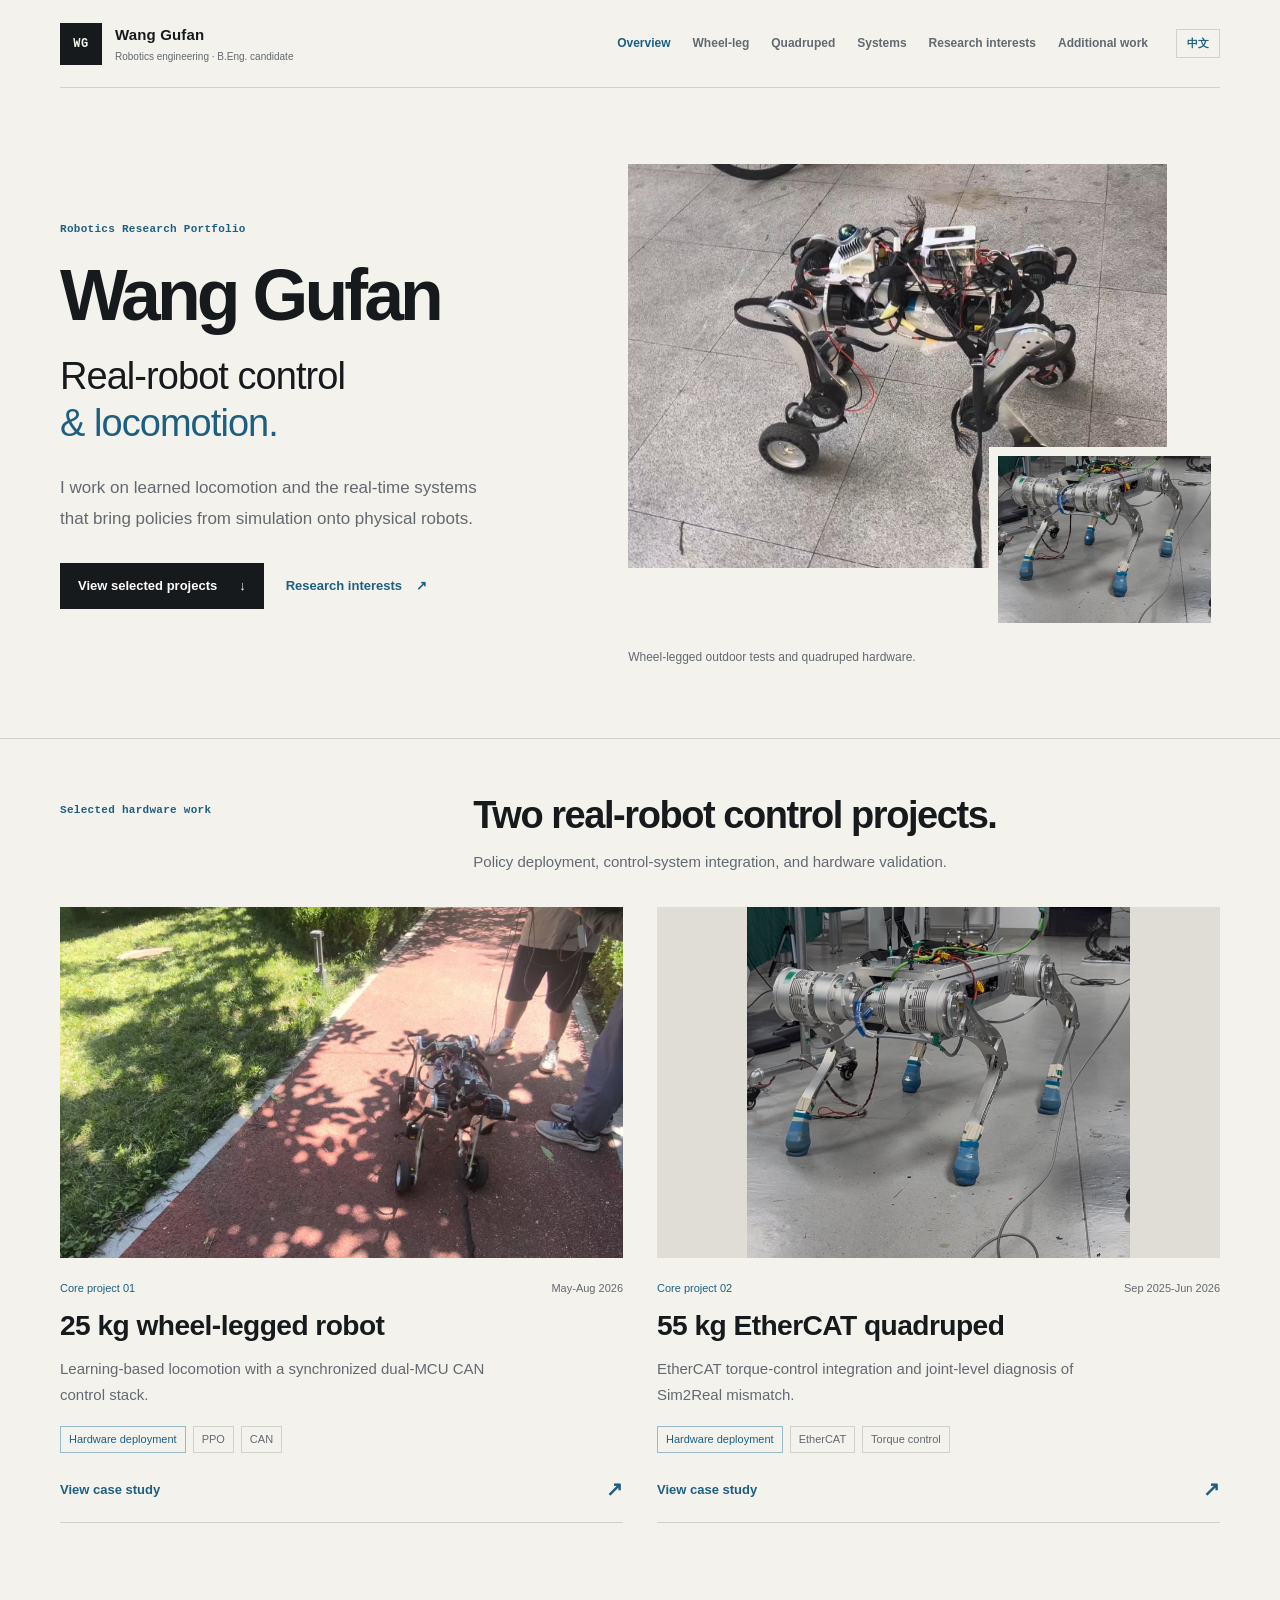
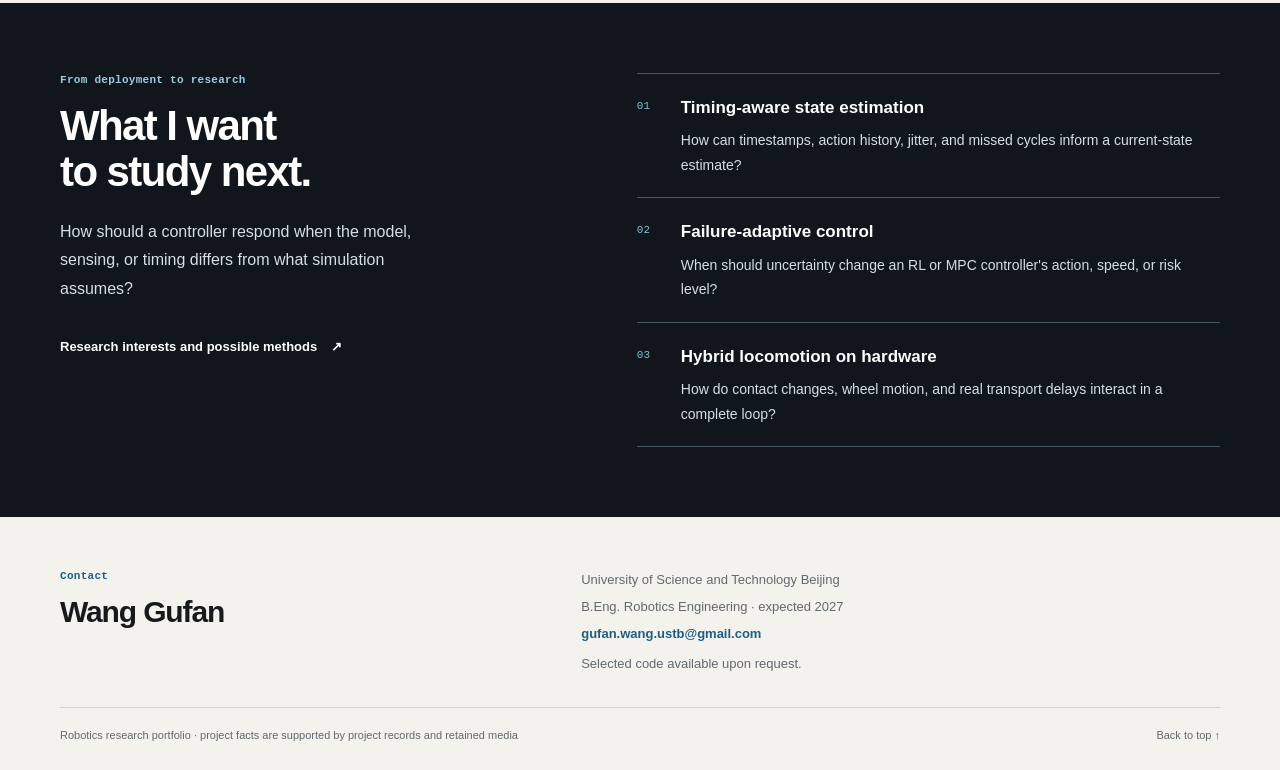
<file: index.html>
<!doctype html>
<html lang="en">
<head>
  <meta charset="utf-8">
  <meta name="viewport" content="width=device-width, initial-scale=1">
  <meta name="description" content="Wang Gufan's robotics research portfolio: real-robot locomotion, Sim2Real, and real-time systems.">
  <title>Robotics Research Portfolio · Wang Gufan</title>
  <link rel="icon" href="assets/images/favicon.svg" type="image/svg+xml">
  <link rel="stylesheet" href="css/styles.css?v=20261004-layout">
</head>
<body id="top" data-page="home">
  <div data-site-header></div>

  <main>
    <section class="home-hero section-shell">
      <div class="home-hero-grid">
        <div class="home-hero-copy">
          <p class="eyebrow">Robotics Research Portfolio</p>
          <h1>Wang Gufan</h1>
          <p class="hero-focus">Real-robot control<br><span>&amp; locomotion.</span></p>
          <p class="lede">I work on learned locomotion and the real-time systems that bring policies from simulation onto physical robots.</p>
          <div class="button-row home-actions">
            <a class="button" href="#selected-work"><span>View selected projects</span><span aria-hidden="true">↓</span></a>
            <a class="text-link" href="research.html"><span>Research interests</span><span aria-hidden="true">↗</span></a>
          </div>
        </div>
        <figure class="home-hero-visual">
          <div class="hero-collage">
            <img class="hero-primary" src="assets/images/wheel-hero-hd.jpg" alt="Wheel-legged robot on pavement during a hardware test">
            <img class="hero-secondary" src="assets/images/quadruped-hardware-hd.jpg" alt="55 kg quadruped standing in a laboratory">
          </div>
          <figcaption>Wheel-legged outdoor tests and quadruped hardware.</figcaption>
        </figure>
      </div>
    </section>

    <section id="selected-work" class="section home-work">
      <div class="section-shell">
        <div class="section-heading">
          <p class="eyebrow">Selected hardware work</p>
          <div>
            <h2>Two real-robot control projects.</h2>
            <p>Policy deployment, control-system integration, and hardware validation.</p>
          </div>
        </div>
        <div class="selected-work">
          <a class="project-card" href="wheel-legged.html">
            <div class="project-image"><img src="assets/images/wheel-red-track-hd.jpg" alt="25 kg wheel-legged robot during an outdoor hardware test" loading="lazy"></div>
            <div class="project-copy">
              <div class="project-meta"><span>Core project 01</span><span>May-Aug 2026</span></div>
              <h3>25 kg wheel-legged robot</h3>
              <p>Learning-based locomotion with a synchronized dual-MCU CAN control stack.</p>
              <div class="tag-row"><span class="tag hardware">Hardware deployment</span><span class="tag">PPO</span><span class="tag">CAN</span></div>
              <div class="project-link"><span>View case study</span><span aria-hidden="true">↗</span></div>
            </div>
          </a>
          <a class="project-card" href="quadruped.html">
            <div class="project-image"><img src="assets/images/quadruped-hardware-hd.jpg" alt="55 kg quadruped robot in a laboratory test setup" loading="lazy"></div>
            <div class="project-copy">
              <div class="project-meta"><span>Core project 02</span><span>Sep 2025-Jun 2026</span></div>
              <h3>55 kg EtherCAT quadruped</h3>
              <p>EtherCAT torque-control integration and joint-level diagnosis of Sim2Real mismatch.</p>
              <div class="tag-row"><span class="tag hardware">Hardware deployment</span><span class="tag">EtherCAT</span><span class="tag">Torque control</span></div>
              <div class="project-link"><span>View case study</span><span aria-hidden="true">↗</span></div>
            </div>
          </a>
        </div>
      </div>
    </section>

    <section class="section dark home-research">
      <div class="section-shell interest-grid">
        <div>
          <p class="eyebrow">From deployment to research</p>
          <h2>What I want to study next.</h2>
          <p class="interest-intro">How should a controller respond when the model, sensing, or timing differs from what simulation assumes?</p>
          <a class="text-link" href="research.html"><span>Research interests and possible methods</span><span aria-hidden="true">↗</span></a>
        </div>
        <ol class="interest-list">
          <li><span>01</span><div><strong>Timing-aware state estimation</strong><p>How can timestamps, action history, jitter, and missed cycles inform a current-state estimate?</p></div></li>
          <li><span>02</span><div><strong>Failure-adaptive control</strong><p>When should uncertainty change an RL or MPC controller's action, speed, or risk level?</p></div></li>
          <li><span>03</span><div><strong>Hybrid locomotion on hardware</strong><p>How do contact changes, wheel motion, and real transport delays interact in a complete loop?</p></div></li>
        </ol>
      </div>
    </section>
  </main>

  <div data-site-footer></div>
  <script src="js/site.js?v=20261004"></script>
  <script src="js/i18n.js?v=20261004-layout"></script>
</body>
</html>
</file>
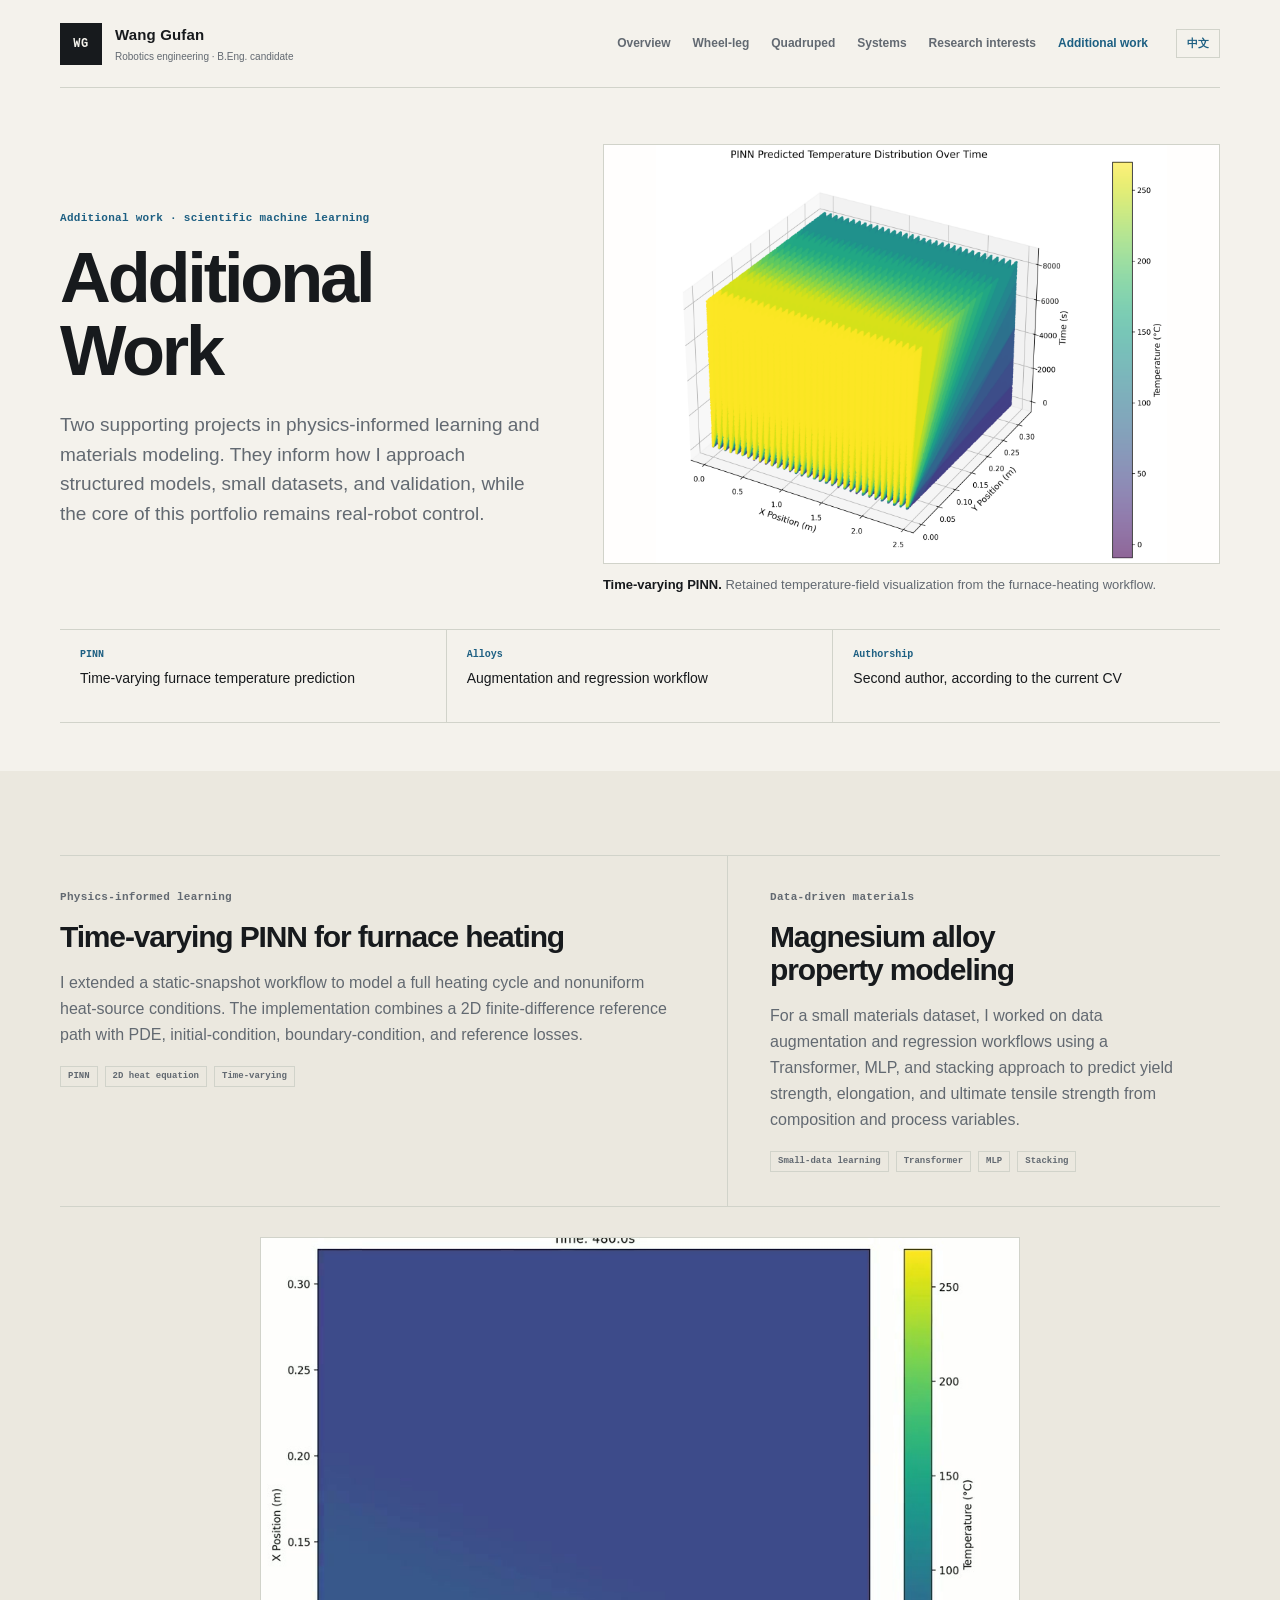
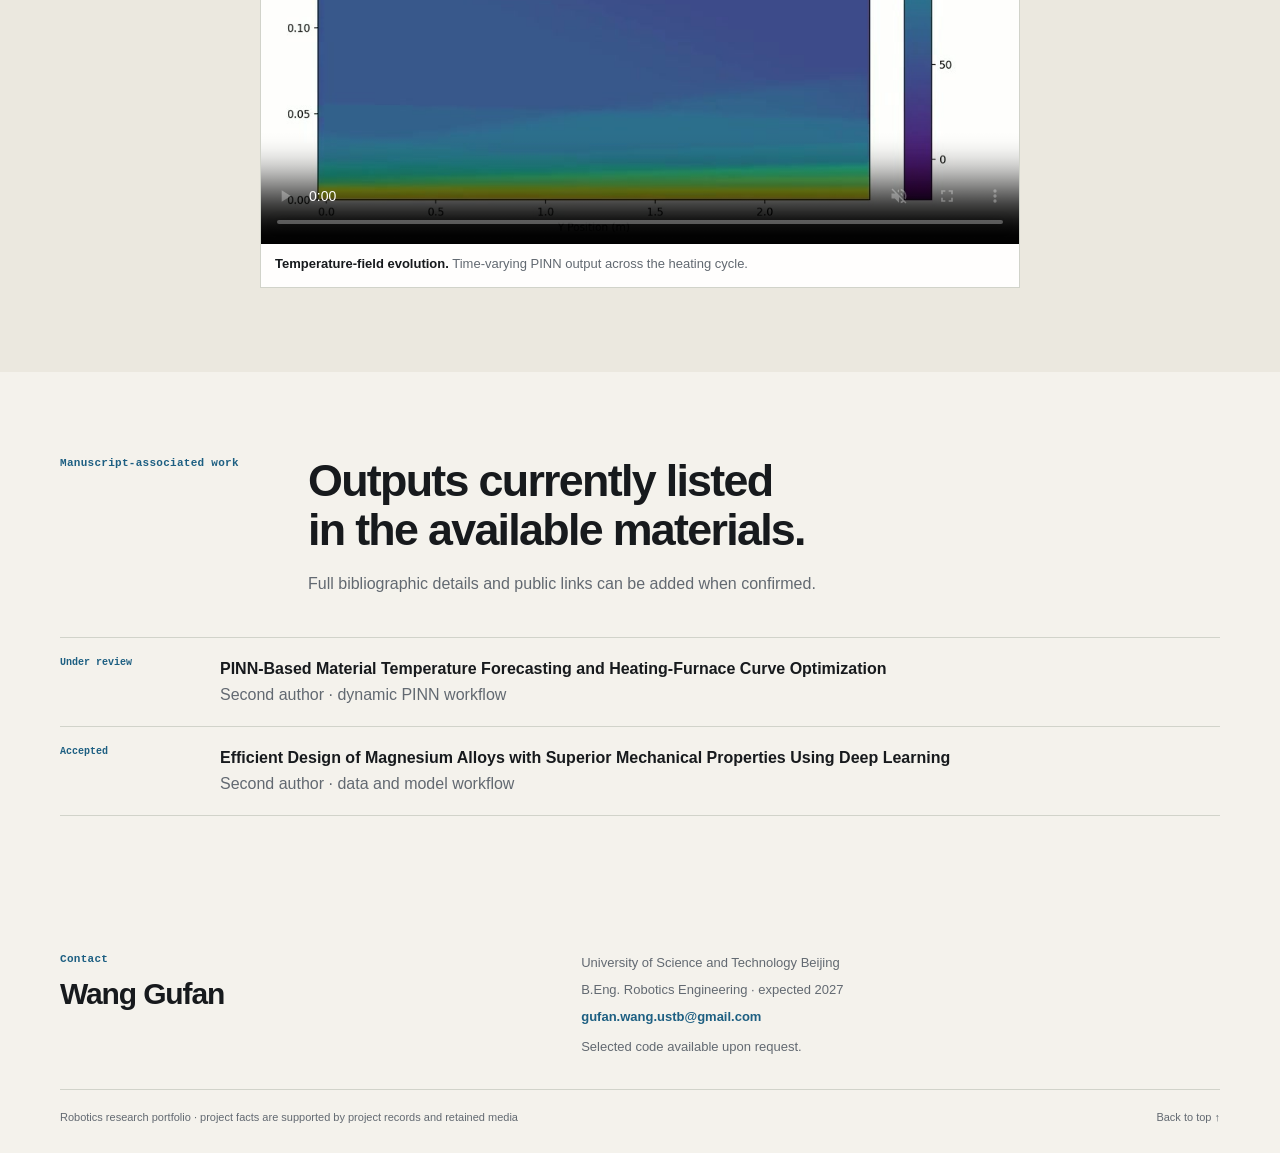
<file: other-research.html>
<!doctype html>
<html lang="en">
<head>
  <meta charset="utf-8">
  <meta name="viewport" content="width=device-width, initial-scale=1">
  <meta name="description" content="Additional scientific machine learning work by Wang Gufan.">
  <title>Additional Work · Wang Gufan</title>
  <link rel="icon" href="assets/images/favicon.svg" type="image/svg+xml">
  <link rel="stylesheet" href="css/styles.css?v=20261004-layout">
</head>
<body id="top" data-page="other">
  <div data-site-header></div>

  <main>
    <section class="additional-hero section-shell">
      <div class="additional-hero-grid">
        <div class="additional-hero-copy">
          <p class="page-kicker">Additional work · scientific machine learning</p>
          <h1>Additional Work</h1>
          <p class="lede">Two supporting projects in physics-informed learning and materials modeling. They inform how I approach structured models, small datasets, and validation, while the core of this portfolio remains real-robot control.</p>
        </div>
        <figure class="additional-hero-figure">
          <img src="assets/images/pinn-field-hd.png" alt="Temperature field from a physics-informed neural network project">
          <figcaption><strong>Time-varying PINN.</strong> Retained temperature-field visualization from the furnace-heating workflow.</figcaption>
        </figure>
        <ul class="project-summary additional-facts">
          <li><span>PINN</span><div>Time-varying furnace temperature prediction</div></li>
          <li><span>Alloys</span><div>Augmentation and regression workflow</div></li>
          <li><span>Authorship</span><div>Second author, according to the current CV</div></li>
        </ul>
      </div>
    </section>

    <section class="section soft">
      <div class="section-shell">
        <div class="additional-projects">
          <article class="additional-project">
            <p class="eyebrow">Physics-informed learning</p>
            <h2>Time-varying PINN for furnace heating</h2>
            <p>I extended a static-snapshot workflow to model a full heating cycle and nonuniform heat-source conditions. The implementation combines a 2D finite-difference reference path with PDE, initial-condition, boundary-condition, and reference losses.</p>
            <div class="tag-row"><span class="tag">PINN</span><span class="tag">2D heat equation</span><span class="tag">Time-varying</span></div>
          </article>
          <article class="additional-project">
            <p class="eyebrow">Data-driven materials</p>
            <h2>Magnesium alloy property modeling</h2>
            <p>For a small materials dataset, I worked on data augmentation and regression workflows using a Transformer, MLP, and stacking approach to predict yield strength, elongation, and ultimate tensile strength from composition and process variables.</p>
            <div class="tag-row"><span class="tag">Small-data learning</span><span class="tag">Transformer</span><span class="tag">MLP</span><span class="tag">Stacking</span></div>
          </article>
        </div>
        <figure class="media-figure pinn-evolution-video">
          <video autoplay muted loop playsinline controls preload="metadata" poster="assets/images/pinn-poster.jpg" aria-label="Time-varying PINN temperature field evolution"><source src="assets/video/pinn-temperature.mp4" type="video/mp4"></video>
          <figcaption><strong>Temperature-field evolution.</strong> Time-varying PINN output across the heating cycle.</figcaption>
        </figure>
      </div>
    </section>

    <section class="section">
      <div class="section-shell">
        <div class="section-heading">
          <p class="eyebrow">Manuscript-associated work</p>
          <div><h2>Outputs currently listed in the available materials.</h2><p>Full bibliographic details and public links can be added when confirmed.</p></div>
        </div>
        <ul class="publication-list">
          <li><span>Under review</span><div><strong>PINN-Based Material Temperature Forecasting and Heating-Furnace Curve Optimization</strong><p>Second author · dynamic PINN workflow</p></div></li>
          <li><span>Accepted</span><div><strong>Efficient Design of Magnesium Alloys with Superior Mechanical Properties Using Deep Learning</strong><p>Second author · data and model workflow</p></div></li>
        </ul>
      </div>
    </section>
  </main>

  <div data-site-footer></div>
  <script src="js/site.js?v=20261004"></script>
  <script src="js/i18n.js?v=20261004-layout"></script>
</body>
</html>
</file>
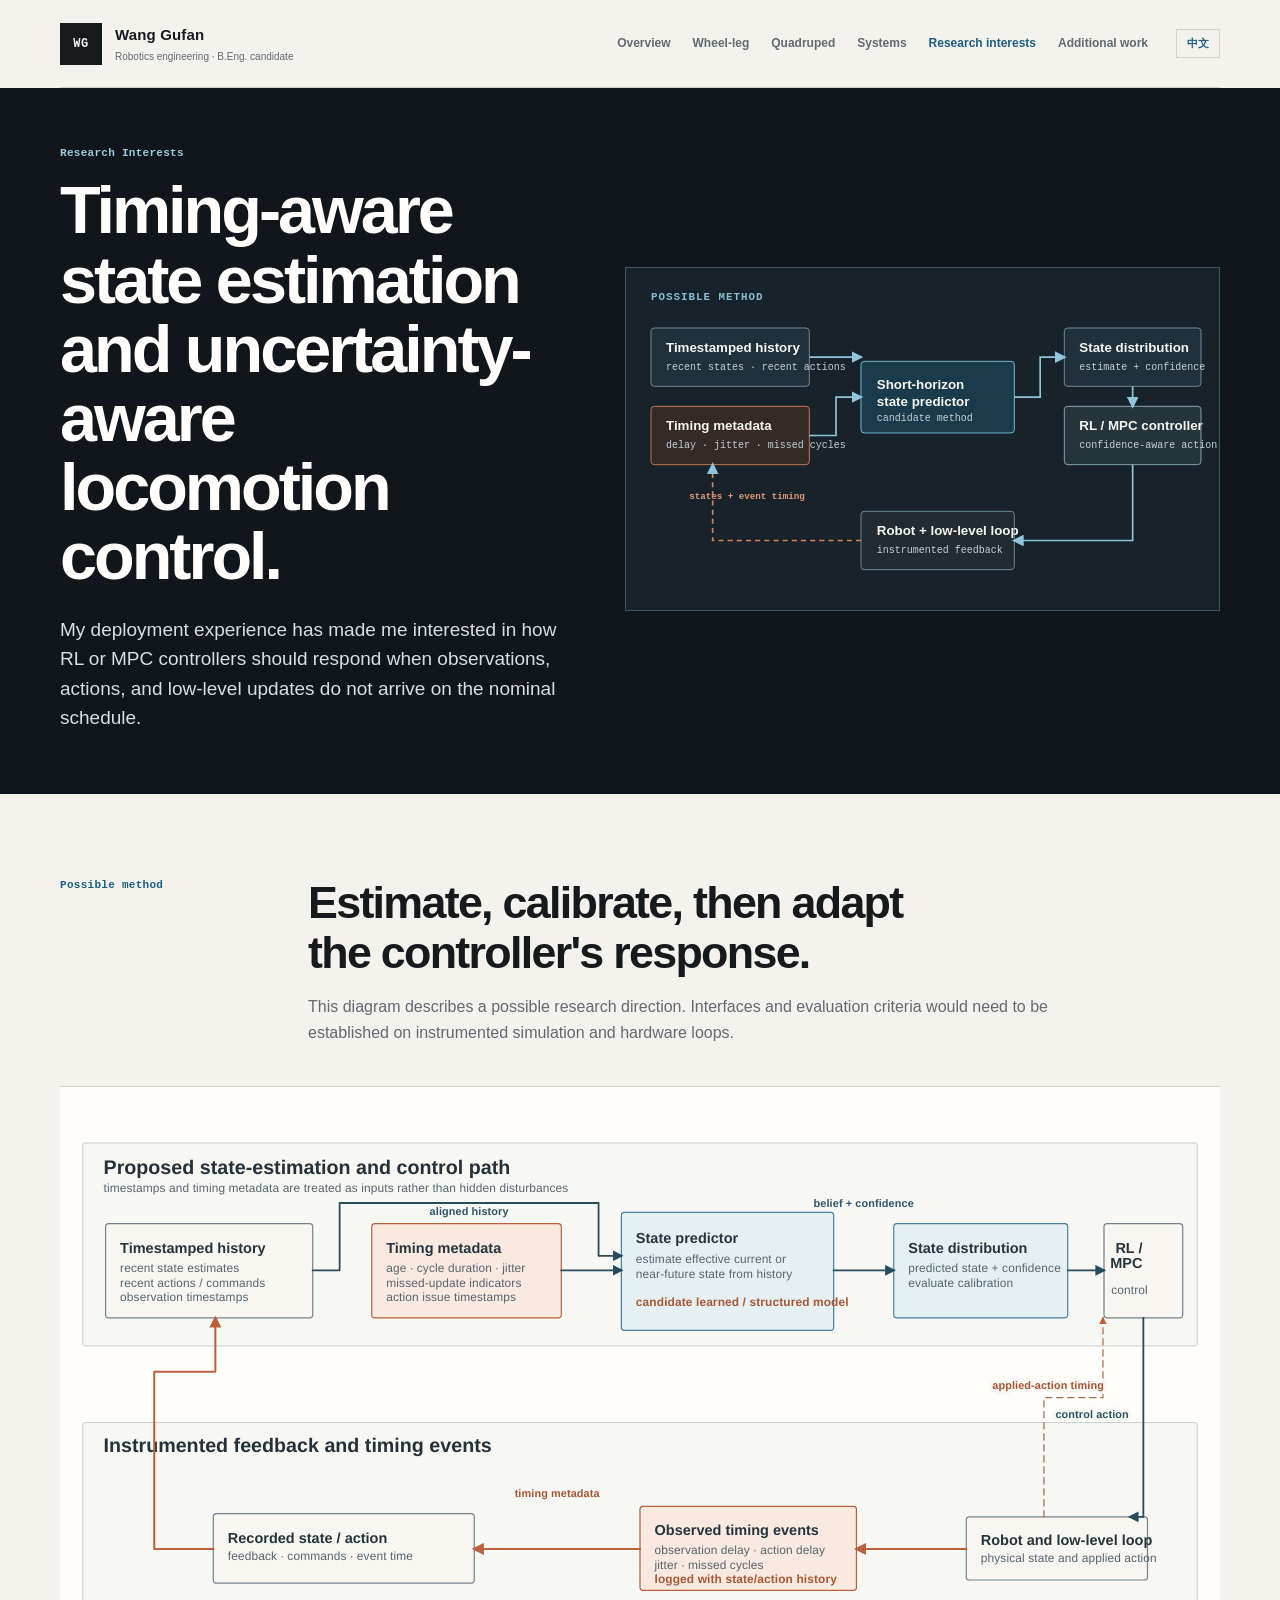
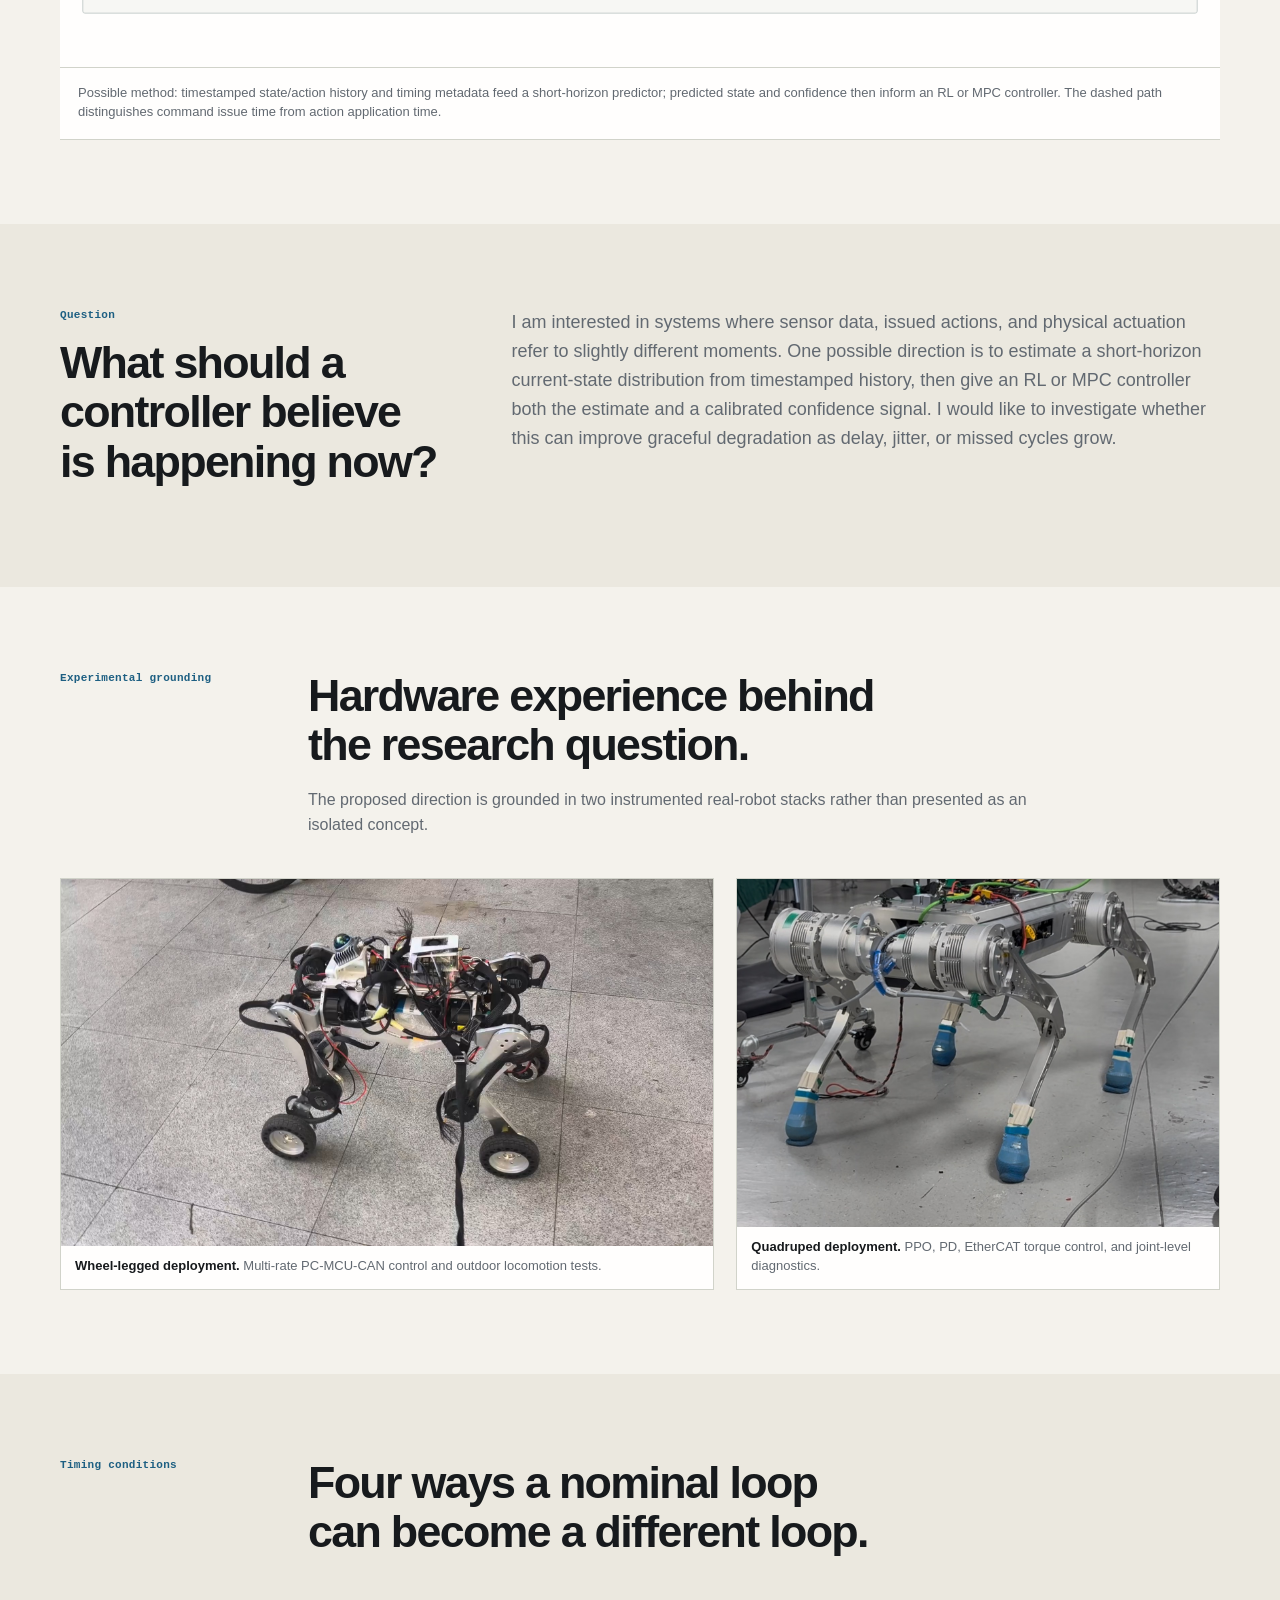
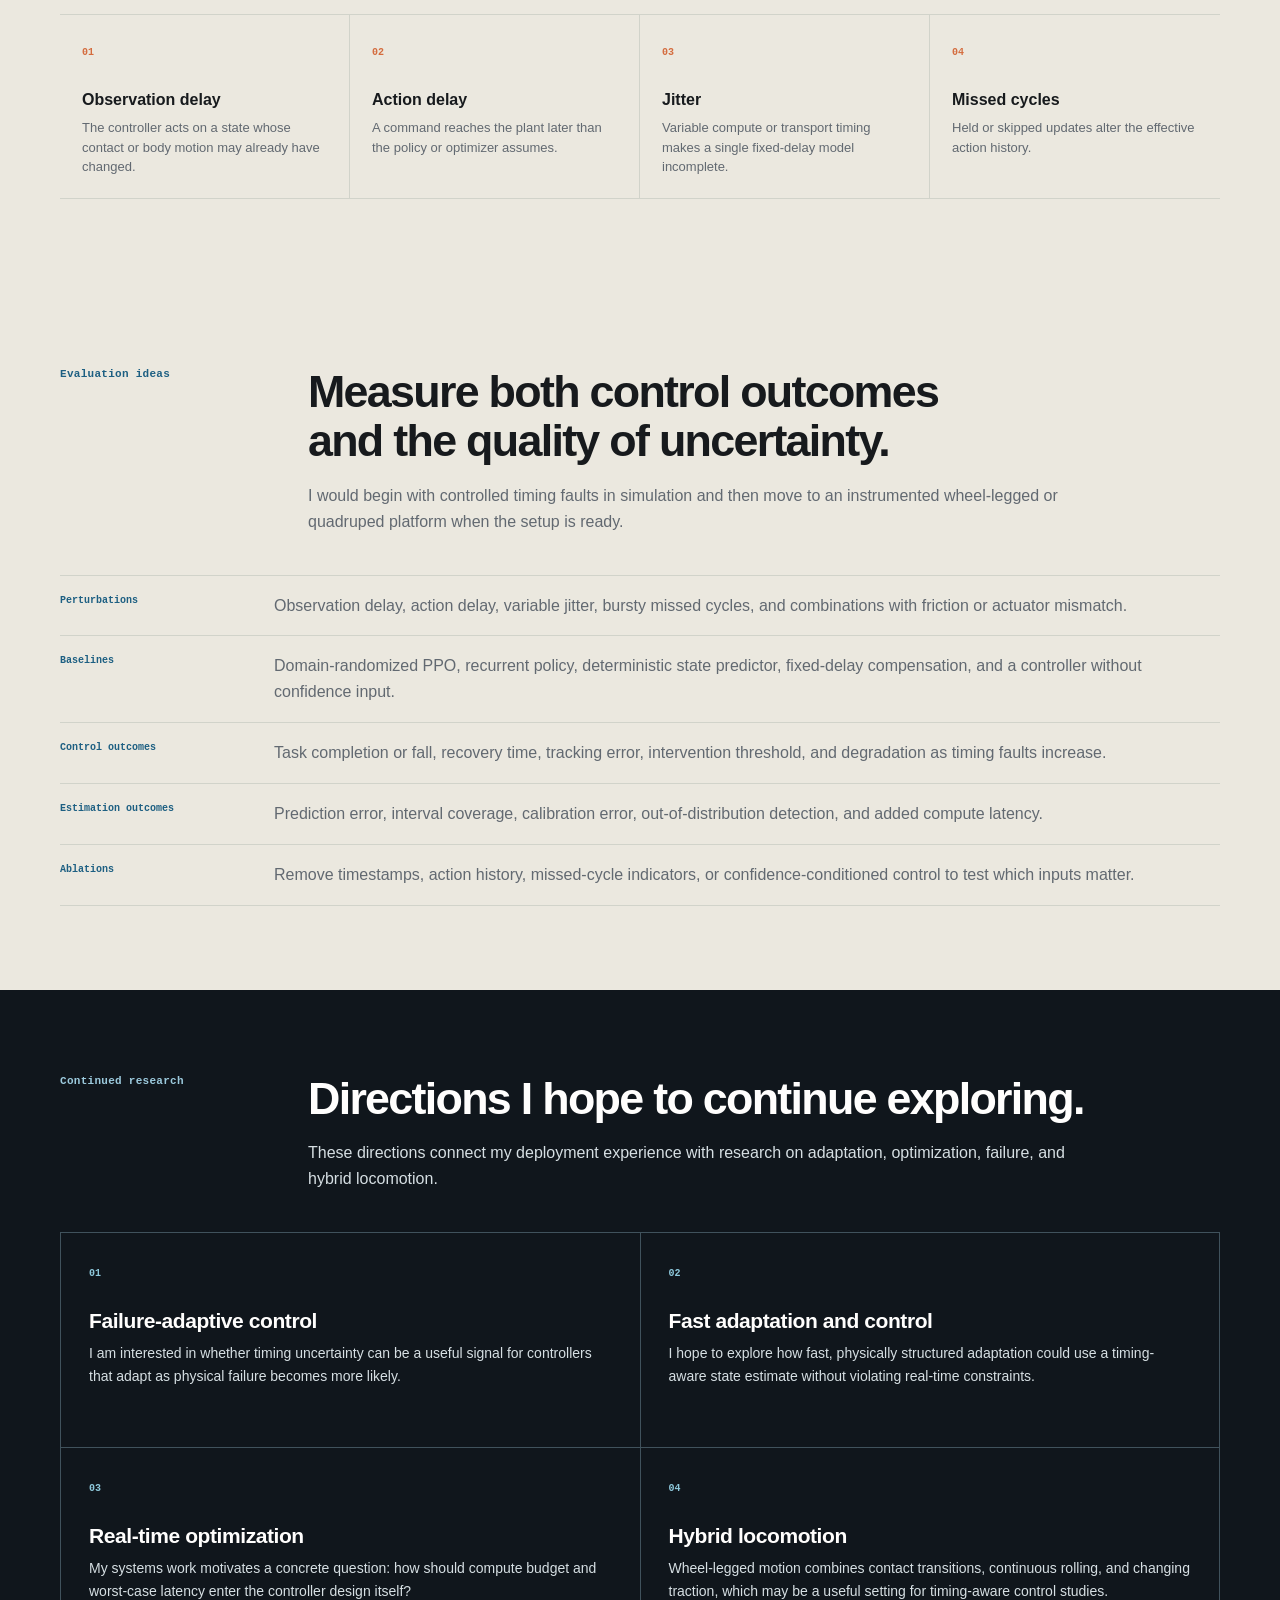
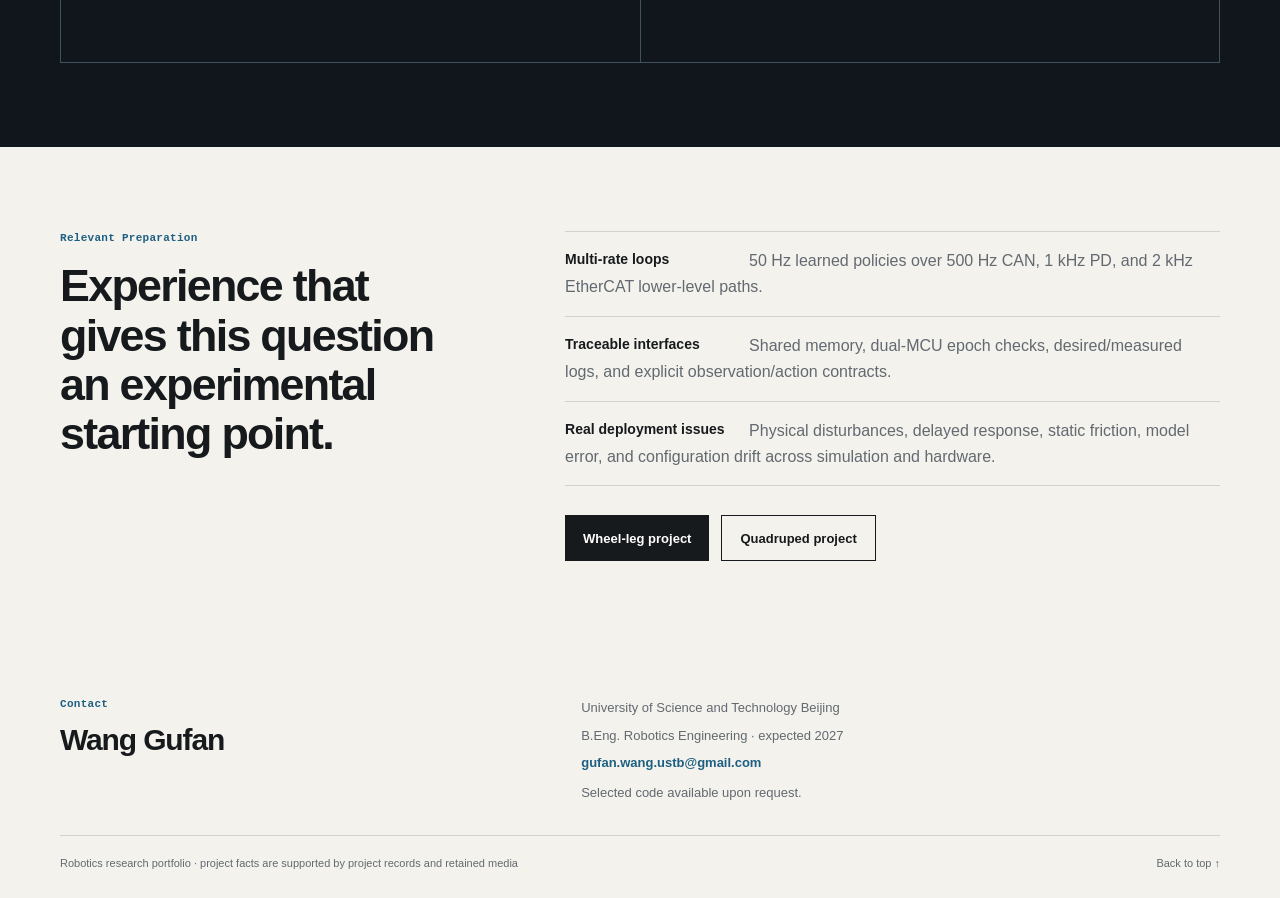
<file: research.html>
<!doctype html>
<html lang="en">
<head>
  <meta charset="utf-8">
  <meta name="viewport" content="width=device-width, initial-scale=1">
  <meta name="description" content="Wang Gufan's research interests: timing-aware state estimation and uncertainty-aware RL or MPC for robot locomotion.">
  <title>Research Interests · Wang Gufan</title>
  <link rel="icon" href="assets/images/favicon.svg" type="image/svg+xml">
  <link rel="stylesheet" href="css/styles.css?v=20261004-layout">
</head>
<body id="top" data-page="research">
  <div data-site-header></div>

  <main>
    <section class="research-hero">
      <div class="section-shell research-hero-grid">
        <div>
          <p class="eyebrow">Research Interests</p>
          <h1>Timing-aware state estimation and uncertainty-aware locomotion control.</h1>
          <p class="lede">My deployment experience has made me interested in how RL or MPC controllers should respond when observations, actions, and low-level updates do not arrive on the nominal schedule.</p>
        </div>
        <figure class="research-overview-figure" aria-label="Simplified timing-aware state estimation method">
          <svg viewBox="0 0 720 410" role="img" aria-labelledby="research-overview-title research-overview-desc">
            <title id="research-overview-title">Simplified timing-aware state estimation and control method</title>
            <desc id="research-overview-desc">Timestamped history and timing metadata enter a short-horizon predictor. State distribution and confidence inform an RL or MPC controller connected to the robot.</desc>
            <defs><marker id="overview-arrow" viewBox="0 0 10 10" refX="8" refY="5" markerWidth="7" markerHeight="7" orient="auto"><path d="M0 0L10 5L0 10z" fill="#91c6da"/></marker></defs>
            <text class="overview-kicker" x="30" y="38">POSSIBLE METHOD</text>
            <rect class="overview-node" x="30" y="72" width="190" height="70" rx="4"/><text class="overview-label" x="48" y="101">Timestamped history</text><text class="overview-small" x="48" y="122">recent states · recent actions</text>
            <rect class="overview-node timing" x="30" y="166" width="190" height="70" rx="4"/><text class="overview-label" x="48" y="195">Timing metadata</text><text class="overview-small" x="48" y="216">delay · jitter · missed cycles</text>
            <rect class="overview-node predictor" x="282" y="112" width="184" height="86" rx="4"/><text class="overview-label" x="301" y="145">Short-horizon</text><text class="overview-label" x="301" y="166">state predictor</text><text class="overview-small" x="301" y="184">candidate method</text>
            <rect class="overview-node" x="526" y="72" width="164" height="70" rx="4"/><text class="overview-label" x="544" y="101">State distribution</text><text class="overview-small" x="544" y="122">estimate + confidence</text>
            <rect class="overview-node controller" x="526" y="166" width="164" height="70" rx="4"/><text class="overview-label" x="544" y="195">RL / MPC controller</text><text class="overview-small" x="544" y="216">confidence-aware action</text>
            <rect class="overview-robot" x="282" y="292" width="184" height="70" rx="4"/><text class="overview-label" x="301" y="321">Robot + low-level loop</text><text class="overview-small" x="301" y="342">instrumented feedback</text>
            <path class="overview-edge" d="M220 107H282"/><path class="overview-edge" d="M220 201H252V155H282"/><path class="overview-edge" d="M466 155H497V107H526"/><path class="overview-edge" d="M608 142V166"/><path class="overview-edge" d="M608 236V327H466"/><path class="overview-feedback" d="M282 327H104V236"/>
            <text class="overview-feedback-label" x="76" y="277">states + event timing</text>
          </svg>
        </figure>
      </div>
    </section>

    <section class="section soft">
      <div class="section-shell research-problem">
        <div><p class="eyebrow">Question</p><h2>What should a controller believe is happening now?</h2></div>
        <p>I am interested in systems where sensor data, issued actions, and physical actuation refer to slightly different moments. One possible direction is to estimate a short-horizon current-state distribution from timestamped history, then give an RL or MPC controller both the estimate and a calibrated confidence signal. I would like to investigate whether this can improve graceful degradation as delay, jitter, or missed cycles grow.</p>
      </div>
    </section>

    <section class="section research-grounding">
      <div class="section-shell">
        <div class="section-heading">
          <p class="eyebrow">Experimental grounding</p>
          <div><h2>Hardware experience behind the research question.</h2><p>The proposed direction is grounded in two instrumented real-robot stacks rather than presented as an isolated concept.</p></div>
        </div>
        <div class="research-grounding-grid">
          <figure class="media-figure"><img src="assets/images/wheel-hero-hd.jpg" alt="25 kg wheel-legged robot during an outdoor hardware test"><figcaption><strong>Wheel-legged deployment.</strong> Multi-rate PC-MCU-CAN control and outdoor locomotion tests.</figcaption></figure>
          <figure class="media-figure"><img src="assets/images/quadruped-hardware-hd.jpg" alt="55 kg quadruped robot in a laboratory test setup"><figcaption><strong>Quadruped deployment.</strong> PPO, PD, EtherCAT torque control, and joint-level diagnostics.</figcaption></figure>
        </div>
      </div>
    </section>

    <section class="section soft">
      <div class="section-shell">
        <div class="section-heading">
          <p class="eyebrow">Timing conditions</p>
          <div><h2>Four ways a nominal loop can become a different loop.</h2></div>
        </div>
        <ol class="failure-list">
          <li><span>01</span><strong>Observation delay</strong><p>The controller acts on a state whose contact or body motion may already have changed.</p></li>
          <li><span>02</span><strong>Action delay</strong><p>A command reaches the plant later than the policy or optimizer assumes.</p></li>
          <li><span>03</span><strong>Jitter</strong><p>Variable compute or transport timing makes a single fixed-delay model incomplete.</p></li>
          <li><span>04</span><strong>Missed cycles</strong><p>Held or skipped updates alter the effective action history.</p></li>
        </ol>
      </div>
    </section>

    <section class="section research-architecture" data-priority-architecture>
      <div class="section-shell">
        <div class="section-heading">
          <p class="eyebrow">Possible method</p>
          <div><h2>Estimate, calibrate, then adapt the controller's response.</h2><p>This diagram describes a possible research direction. Interfaces and evaluation criteria would need to be established on instrumented simulation and hardware loops.</p></div>
        </div>
        <figure class="architecture-figure">
          <svg viewBox="0 0 1120 560" role="img" aria-labelledby="research-arch-title research-arch-desc">
            <title id="research-arch-title">Proposed timing-aware state estimation and control method</title>
            <desc id="research-arch-desc">Timestamped recent states, actions, and timing metadata enter a short-horizon state predictor. The predictor produces a predicted state distribution and confidence which together enter an RL or MPC controller. The controller commands the robot and records the resulting observations. Observation delay, action delay, jitter and missed cycles are distinguished at relevant interfaces.</desc>
            <defs>
              <marker id="arrow" viewBox="0 0 10 10" refX="8" refY="5" markerWidth="6" markerHeight="6" orient="auto-start-reverse"><path d="M 0 0 L 10 5 L 0 10 z" fill="#294c5d"/></marker>
              <marker id="orangeArrow" viewBox="0 0 10 10" refX="8" refY="5" markerWidth="6" markerHeight="6" orient="auto-start-reverse"><path d="M 0 0 L 10 5 L 0 10 z" fill="#b8613a"/></marker>
            </defs>
            <rect class="lane" x="22" y="54" width="1076" height="196" rx="2"/>
            <rect class="lane" x="22" y="324" width="1076" height="184" rx="2"/>
            <text class="svg-title" x="42" y="84">Proposed state-estimation and control path</text>
            <text class="svg-small" x="42" y="101">timestamps and timing metadata are treated as inputs rather than hidden disturbances</text>
            <text class="svg-title" x="42" y="352">Instrumented feedback and timing events</text>

            <rect class="node" x="44" y="132" width="200" height="91" rx="3"/>
            <text class="svg-label" x="58" y="160">Timestamped history</text>
            <text class="svg-small" x="58" y="179">recent state estimates</text>
            <text class="svg-small" x="58" y="193">recent actions / commands</text>
            <text class="svg-small" x="58" y="207">observation timestamps</text>

            <rect class="node orange" x="301" y="132" width="183" height="91" rx="3"/>
            <text class="svg-label" x="315" y="160">Timing metadata</text>
            <text class="svg-small" x="315" y="179">age · cycle duration · jitter</text>
            <text class="svg-small" x="315" y="193">missed-update indicators</text>
            <text class="svg-small" x="315" y="207">action issue timestamps</text>

            <rect class="node blue" x="542" y="121" width="205" height="114" rx="3"/>
            <text class="svg-label" x="556" y="151">State predictor</text>
            <text class="svg-small" x="556" y="170">estimate effective current or</text>
            <text class="svg-small" x="556" y="184">near-future state from history</text>
            <text class="svg-note" x="556" y="211">candidate learned / structured model</text>

            <rect class="node blue" x="805" y="132" width="168" height="91" rx="3"/>
            <text class="svg-label" x="819" y="160">State distribution</text>
            <text class="svg-small" x="819" y="179">predicted state + confidence</text>
            <text class="svg-small" x="819" y="193">evaluate calibration</text>

            <rect class="node" x="1008" y="132" width="76" height="91" rx="3"/>
            <text class="svg-label" x="1019" y="160">RL /</text>
            <text class="svg-label" x="1014" y="175">MPC</text>
            <text class="svg-small" x="1015" y="200">control</text>

            <path class="edge" d="M244 177 H270 V112 H520 V163 H542"/>
            <path class="edge" d="M484 177 H542"/>
            <path class="edge" d="M747 177 H805"/>
            <path class="edge" d="M973 177 H1008"/>
            <text class="signal" x="395" y="124">aligned history</text>
            <text class="signal" x="776" y="116">belief + confidence</text>

            <rect class="node" x="875" y="415" width="175" height="61" rx="3"/>
            <text class="svg-label" x="889" y="442">Robot and low-level loop</text>
            <text class="svg-small" x="889" y="459">physical state and applied action</text>
            <path class="edge" d="M1046 223 V415 H1033"/>
            <text class="signal signal-end" x="1032" y="320">control action</text>

            <rect class="node orange" x="560" y="405" width="209" height="81" rx="3"/>
            <text class="svg-label" x="574" y="433">Observed timing events</text>
            <text class="svg-small" x="574" y="451">observation delay · action delay</text>
            <text class="svg-small" x="574" y="465">jitter · missed cycles</text>
            <text class="svg-note" x="574" y="479">logged with state/action history</text>

            <rect class="node" x="148" y="412" width="252" height="67" rx="3"/>
            <text class="svg-label" x="162" y="440">Recorded state / action</text>
            <text class="svg-small" x="162" y="457">feedback · commands · event time</text>

            <path class="edge feedback" d="M875 446 H769"/>
            <path class="edge feedback" d="M560 446 H400"/>
            <path class="edge feedback" d="M148 446 H91 V275 H150 V223"/>
            <text class="signal orange" x="480" y="396">timing metadata</text>
            <path class="edge dashed thin" d="M950 415 V300 H1007 V223"/>
            <text class="signal orange" x="954" y="292">applied-action timing</text>
          </svg>
          <figcaption>Possible method: timestamped state/action history and timing metadata feed a short-horizon predictor; predicted state and confidence then inform an RL or MPC controller. The dashed path distinguishes command issue time from action application time.</figcaption>
        </figure>
      </div>
    </section>

    <section class="section soft">
      <div class="section-shell">
        <div class="section-heading">
          <p class="eyebrow">Evaluation ideas</p>
          <div><h2>Measure both control outcomes and the quality of uncertainty.</h2><p>I would begin with controlled timing faults in simulation and then move to an instrumented wheel-legged or quadruped platform when the setup is ready.</p></div>
        </div>
        <div class="evaluation-table">
          <div class="evaluation-row"><strong>Perturbations</strong><p>Observation delay, action delay, variable jitter, bursty missed cycles, and combinations with friction or actuator mismatch.</p></div>
          <div class="evaluation-row"><strong>Baselines</strong><p>Domain-randomized PPO, recurrent policy, deterministic state predictor, fixed-delay compensation, and a controller without confidence input.</p></div>
          <div class="evaluation-row"><strong>Control outcomes</strong><p>Task completion or fall, recovery time, tracking error, intervention threshold, and degradation as timing faults increase.</p></div>
          <div class="evaluation-row"><strong>Estimation outcomes</strong><p>Prediction error, interval coverage, calibration error, out-of-distribution detection, and added compute latency.</p></div>
          <div class="evaluation-row"><strong>Ablations</strong><p>Remove timestamps, action history, missed-cycle indicators, or confidence-conditioned control to test which inputs matter.</p></div>
        </div>
      </div>
    </section>

    <section id="continued-research" class="section dark">
      <div class="section-shell">
        <div class="section-heading">
          <p class="eyebrow">Continued research</p>
          <div><h2>Directions I hope to continue exploring.</h2><p>These directions connect my deployment experience with research on adaptation, optimization, failure, and hybrid locomotion.</p></div>
        </div>
        <div class="fit-grid">
          <article><span>01</span><h3>Failure-adaptive control</h3><p>I am interested in whether timing uncertainty can be a useful signal for controllers that adapt as physical failure becomes more likely.</p></article>
          <article><span>02</span><h3>Fast adaptation and control</h3><p>I hope to explore how fast, physically structured adaptation could use a timing-aware state estimate without violating real-time constraints.</p></article>
          <article><span>03</span><h3>Real-time optimization</h3><p>My systems work motivates a concrete question: how should compute budget and worst-case latency enter the controller design itself?</p></article>
          <article><span>04</span><h3>Hybrid locomotion</h3><p>Wheel-legged motion combines contact transitions, continuous rolling, and changing traction, which may be a useful setting for timing-aware control studies.</p></article>
        </div>
      </div>
    </section>

    <section class="section">
      <div class="section-shell role-grid">
        <div><p class="eyebrow">Relevant Preparation</p><h2>Experience that gives this question an experimental starting point.</h2></div>
        <div>
          <ul class="role-list">
            <li><strong>Multi-rate loops</strong>50 Hz learned policies over 500 Hz CAN, 1 kHz PD, and 2 kHz EtherCAT lower-level paths.</li>
            <li><strong>Traceable interfaces</strong>Shared memory, dual-MCU epoch checks, desired/measured logs, and explicit observation/action contracts.</li>
            <li><strong>Real deployment issues</strong>Physical disturbances, delayed response, static friction, model error, and configuration drift across simulation and hardware.</li>
          </ul>
          <div class="button-row"><a class="button" href="wheel-legged.html">Wheel-leg project</a><a class="button ghost" href="quadruped.html">Quadruped project</a></div>
        </div>
      </div>
    </section>
  </main>

  <div data-site-footer></div>
  <script src="js/site.js?v=20261004"></script>
  <script src="js/i18n.js?v=20261004-layout"></script>
</body>
</html>
</file>
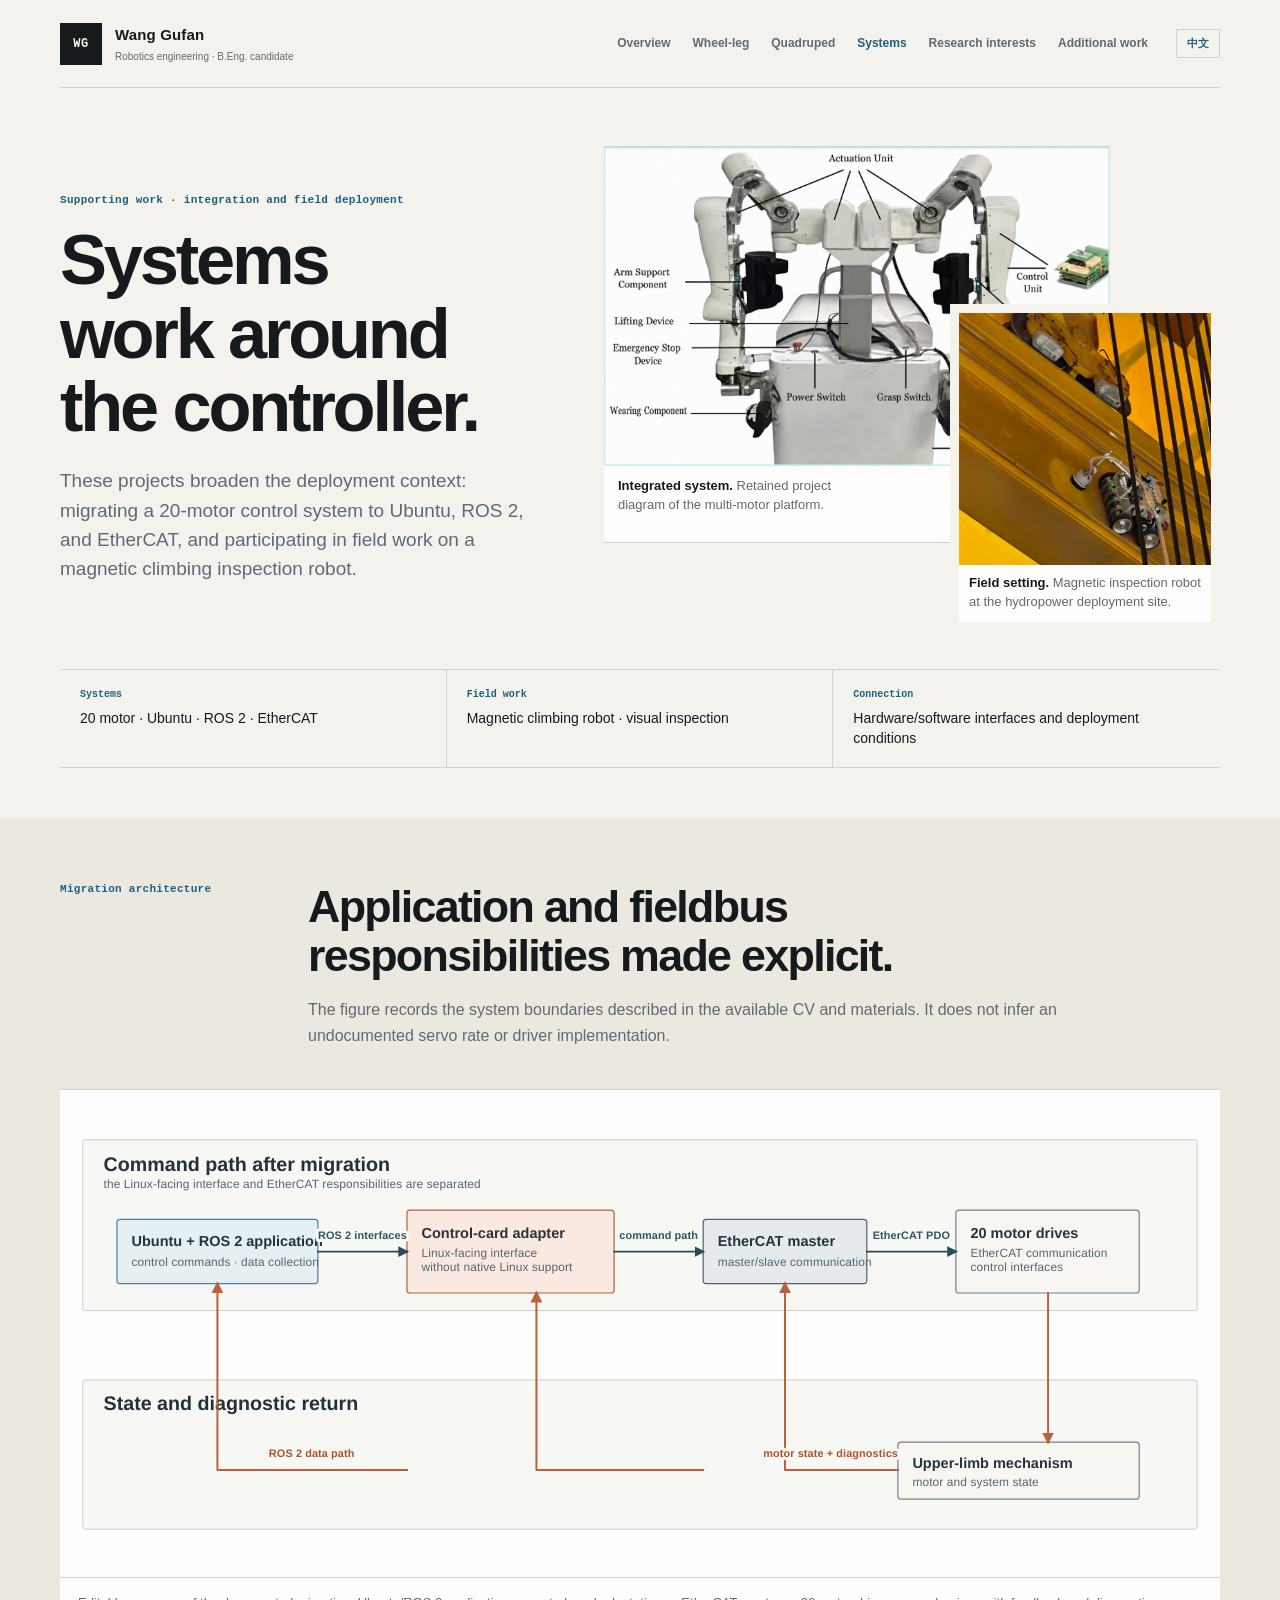
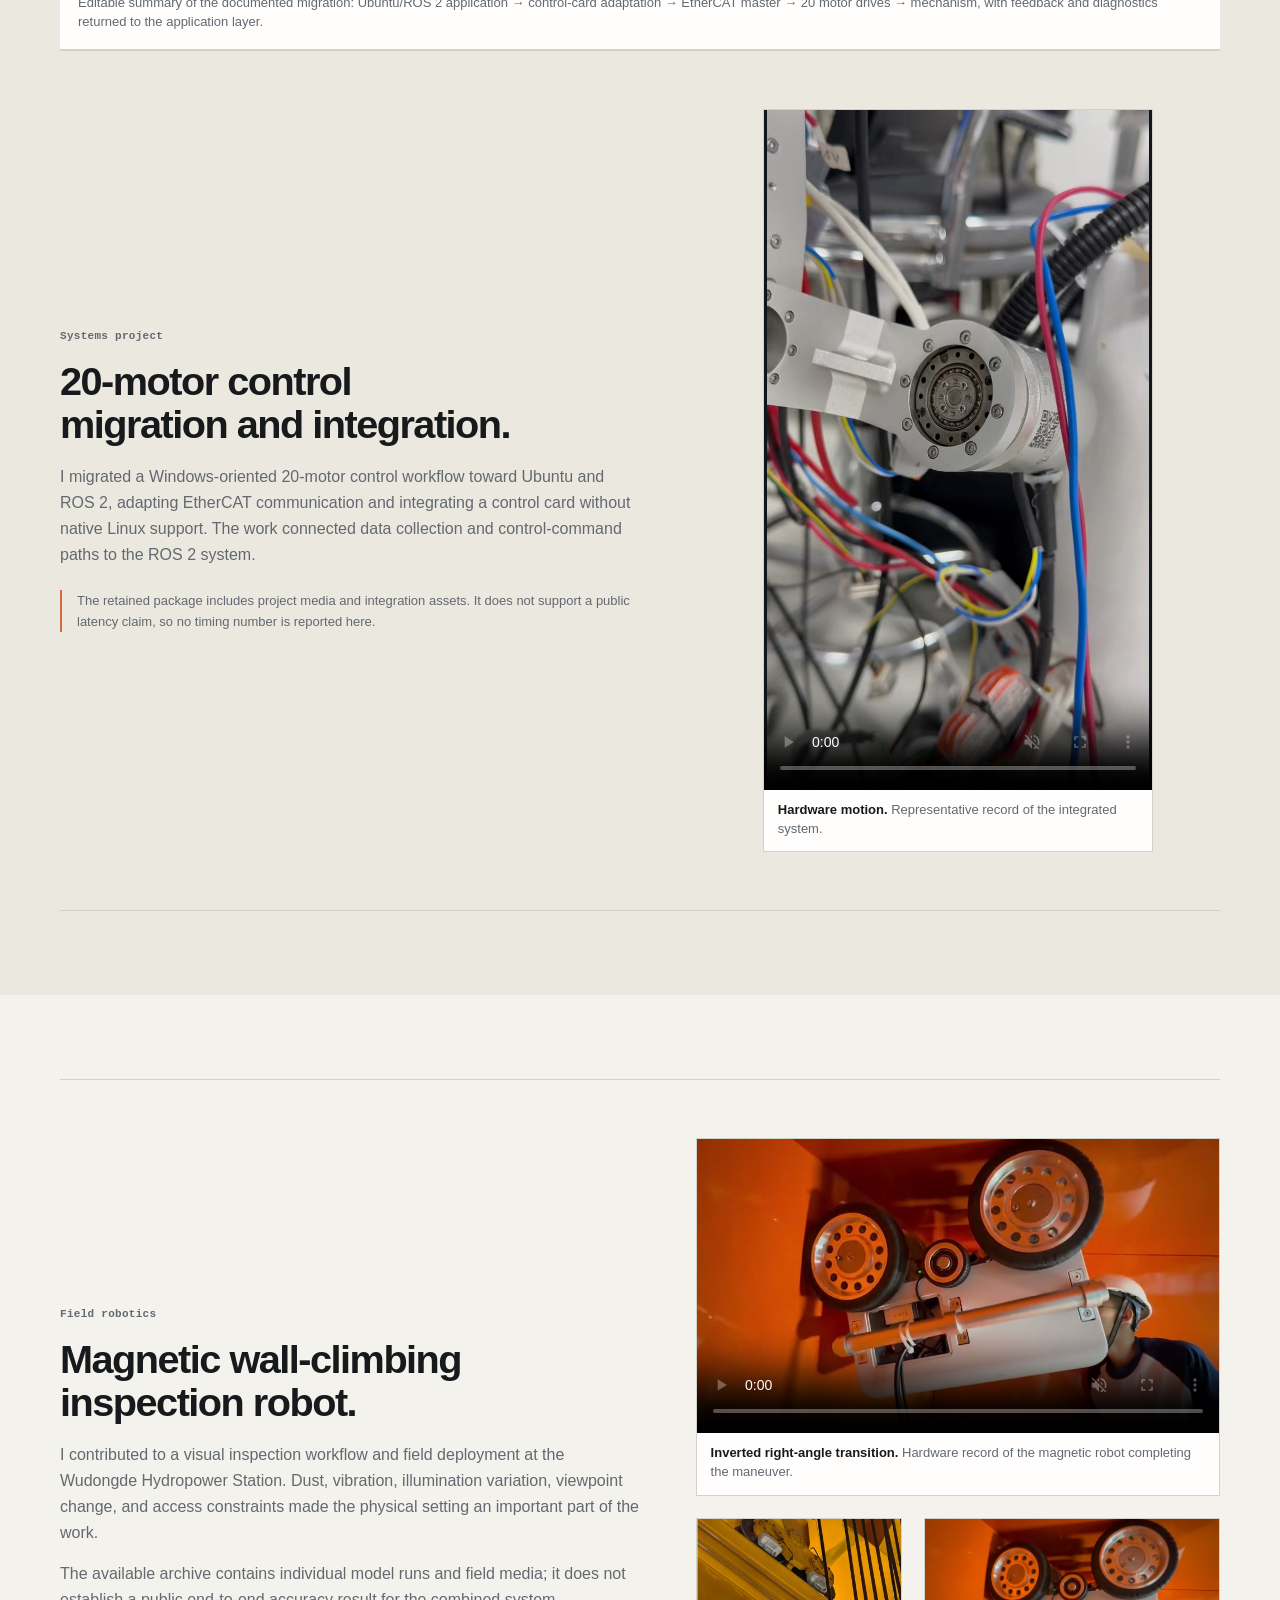
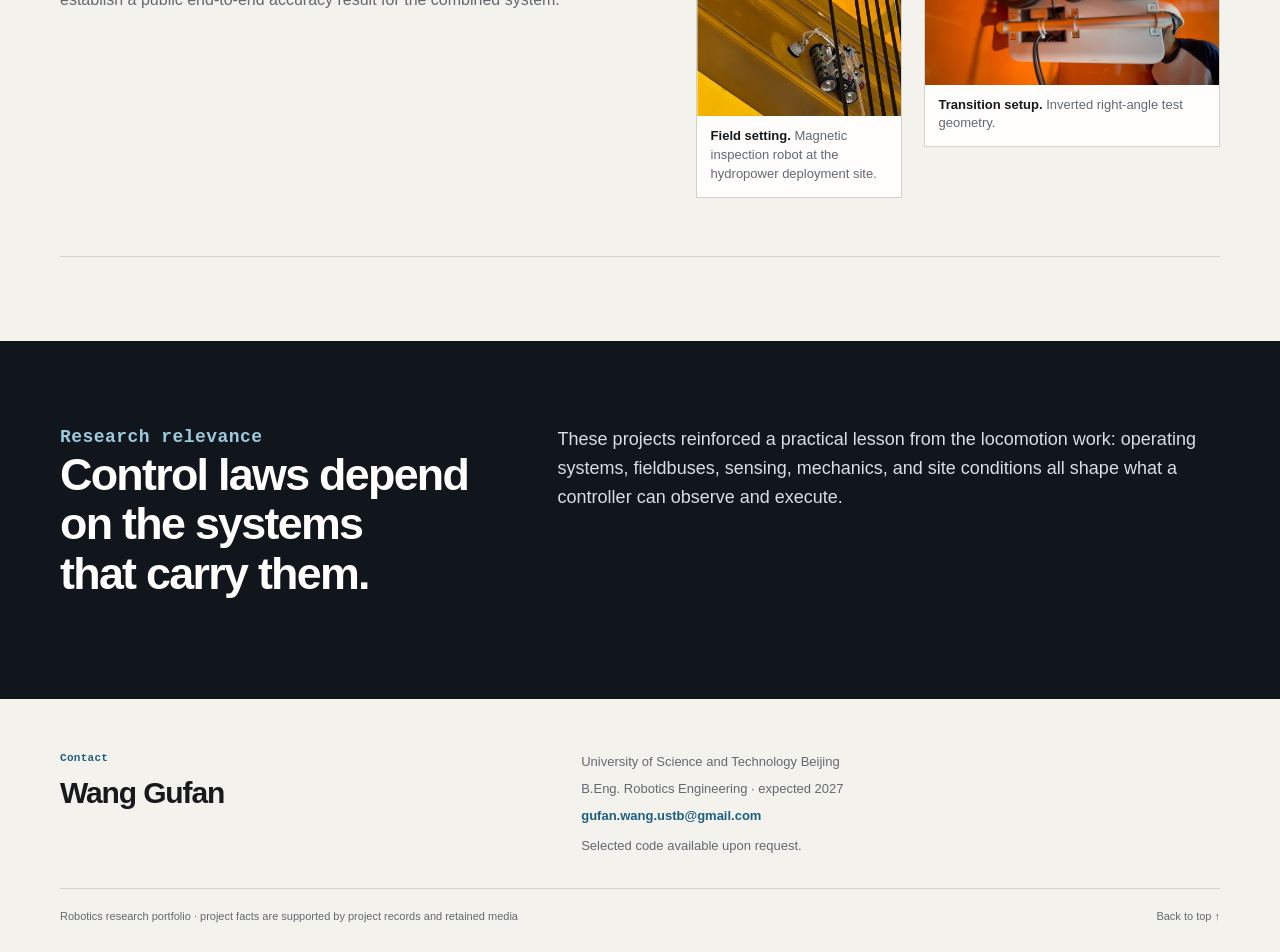
<file: systems.html>
<!doctype html>
<html lang="en">
<head>
  <meta charset="utf-8">
  <meta name="viewport" content="width=device-width, initial-scale=1">
  <meta name="description" content="Supporting systems work: 20-motor ROS 2 and EtherCAT migration, plus field inspection robotics.">
  <title>Systems & Field Robotics · Wang Gufan</title>
  <link rel="icon" href="assets/images/favicon.svg" type="image/svg+xml">
  <link rel="stylesheet" href="css/styles.css?v=20261004-layout">
</head>
<body id="top" data-page="systems">
  <div data-site-header></div>

  <main>
    <section class="systems-hero section-shell">
      <div class="systems-hero-grid">
        <div class="systems-hero-copy">
          <p class="page-kicker">Supporting work · integration and field deployment</p>
          <h1>Systems work around the controller.</h1>
          <p class="lede supporting-intro">These projects broaden the deployment context: migrating a 20-motor control system to Ubuntu, ROS 2, and EtherCAT, and participating in field work on a magnetic climbing inspection robot.</p>
        </div>
        <div class="systems-hero-visuals">
          <figure class="systems-primary-figure">
            <img src="assets/images/upper-limb-system-hd.png" alt="Dual upper-limb and lower-body robot system">
            <figcaption><strong>Integrated system.</strong> Retained project diagram of the multi-motor platform.</figcaption>
          </figure>
          <figure class="systems-field-inset">
            <img src="assets/images/climbing-field-original.jpg" alt="Magnetic wall-climbing inspection robot at a hydropower facility">
            <figcaption><strong>Field setting.</strong> Magnetic inspection robot at the hydropower deployment site.</figcaption>
          </figure>
        </div>
        <ul class="project-summary systems-facts">
          <li><span>Systems</span><div>20 motor · Ubuntu · ROS 2 · EtherCAT</div></li>
          <li><span>Field work</span><div>Magnetic climbing robot · visual inspection</div></li>
          <li><span>Connection</span><div>Hardware/software interfaces and deployment conditions</div></li>
        </ul>
      </div>
    </section>

    <section class="section soft architecture-section systems-architecture">
      <div class="section-shell">
        <div class="section-heading">
          <p class="eyebrow">Migration architecture</p>
          <div><h2>Application and fieldbus responsibilities made explicit.</h2><p>The figure records the system boundaries described in the available CV and materials. It does not infer an undocumented servo rate or driver implementation.</p></div>
        </div>
        <figure class="architecture-figure">
          <svg viewBox="0 0 1120 470" role="img" aria-labelledby="upper-arch-title upper-arch-desc">
            <title id="upper-arch-title">20 motor Ubuntu ROS 2 EtherCAT migration architecture</title>
            <desc id="upper-arch-desc">A Linux Ubuntu and ROS 2 application connects through an adapted control-card interface to an EtherCAT master, then to 20 EtherCAT motor drives and the upper-limb mechanism. State and diagnostics return along the same fieldbus path.</desc>
            <defs>
              <marker id="arrow" viewBox="0 0 10 10" refX="8" refY="5" markerWidth="6" markerHeight="6" orient="auto-start-reverse"><path d="M 0 0 L 10 5 L 0 10 z" fill="#294c5d"/></marker>
              <marker id="orangeArrow" viewBox="0 0 10 10" refX="8" refY="5" markerWidth="6" markerHeight="6" orient="auto-start-reverse"><path d="M 0 0 L 10 5 L 0 10 z" fill="#b8613a"/></marker>
            </defs>
            <rect class="lane" x="22" y="48" width="1076" height="165" rx="2"/>
            <rect class="lane" x="22" y="280" width="1076" height="144" rx="2"/>
            <text class="svg-title" x="42" y="78">Command path after migration</text>
            <text class="svg-small" x="42" y="95">the Linux-facing interface and EtherCAT responsibilities are separated</text>
            <text class="svg-title" x="42" y="309">State and diagnostic return</text>

            <rect class="node blue" x="55" y="125" width="194" height="62" rx="3"/>
            <text class="svg-label" x="69" y="151">Ubuntu + ROS 2 application</text>
            <text class="svg-small" x="69" y="170">control commands · data collection</text>

            <rect class="node orange" x="335" y="116" width="200" height="80" rx="3"/>
            <text class="svg-label" x="349" y="143">Control-card adapter</text>
            <text class="svg-small" x="349" y="161">Linux-facing interface</text>
            <text class="svg-small" x="349" y="175">without native Linux support</text>

            <rect class="node dark" x="621" y="125" width="158" height="62" rx="3"/>
            <text class="svg-label" x="635" y="151">EtherCAT master</text>
            <text class="svg-small" x="635" y="170">master/slave communication</text>

            <rect class="node" x="865" y="116" width="177" height="80" rx="3"/>
            <text class="svg-label" x="879" y="143">20 motor drives</text>
            <text class="svg-small" x="879" y="161">EtherCAT communication</text>
            <text class="svg-small" x="879" y="175">control interfaces</text>

            <path class="edge" d="M249 156 H335"/>
            <path class="edge" d="M535 156 H621"/>
            <path class="edge" d="M779 156 H865"/>
            <text class="signal" x="292" y="144">ROS 2 interfaces</text>
            <text class="signal" x="578" y="144">command path</text>
            <text class="signal" x="822" y="144">EtherCAT PDO</text>

            <rect class="node" x="809" y="340" width="233" height="55" rx="3"/>
            <text class="svg-label" x="823" y="365">Upper-limb mechanism</text>
            <text class="svg-small" x="823" y="382">motor and system state</text>
            <path class="edge feedback" d="M954 196 V340"/>
            <path class="edge feedback" d="M809 367 H700 V187"/>
            <path class="edge feedback" d="M621 367 H460 V196"/>
            <path class="edge feedback" d="M335 367 H152 V187"/>
            <text class="signal orange" x="744" y="354">motor state + diagnostics</text>
            <text class="signal orange" x="243" y="354">ROS 2 data path</text>
          </svg>
          <figcaption>Editable summary of the documented migration: Ubuntu/ROS 2 application → control-card adaptation → EtherCAT master → 20 motor drives → mechanism, with feedback and diagnostics returned to the application layer.</figcaption>
        </figure>
        <article class="system-project">
          <div>
            <p class="eyebrow">Systems project</p>
            <h2>20-motor control migration and integration.</h2>
            <p>I migrated a Windows-oriented 20-motor control workflow toward Ubuntu and ROS 2, adapting EtherCAT communication and integrating a control card without native Linux support. The work connected data collection and control-command paths to the ROS 2 system.</p>
            <p class="scope-note">The retained package includes project media and integration assets. It does not support a public latency claim, so no timing number is reported here.</p>
          </div>
          <div class="system-motion-visual">
            <figure class="media-figure portrait-video upper-limb-video"><video controls muted playsinline preload="metadata" poster="assets/images/upper-limb-motion-hd.jpg"><source src="assets/video/upper-limb-original.mp4" type="video/mp4"></video><figcaption><strong>Hardware motion.</strong> Representative record of the integrated system.</figcaption></figure>
          </div>
        </article>
      </div>
    </section>

    <section class="section">
      <div class="section-shell">
        <article class="system-project">
          <div>
            <p class="eyebrow">Field robotics</p>
            <h2>Magnetic wall-climbing inspection robot.</h2>
            <p>I contributed to a visual inspection workflow and field deployment at the Wudongde Hydropower Station. Dust, vibration, illumination variation, viewpoint change, and access constraints made the physical setting an important part of the work.</p>
            <p>The available archive contains individual model runs and field media; it does not establish a public end-to-end accuracy result for the combined system.</p>
          </div>
          <div class="field-media-stack">
            <figure class="media-figure field-transition-video"><video controls muted playsinline preload="metadata" poster="assets/images/climbing-corner-poster.jpg" aria-label="Magnetic climbing robot completing an inverted right-angle transition"><source src="assets/video/climbing-corner.mp4" type="video/mp4"></video><figcaption><strong>Inverted right-angle transition.</strong> Hardware record of the magnetic robot completing the maneuver.</figcaption></figure>
            <figure class="media-figure field-photo"><img src="assets/images/climbing-field-original.jpg" alt="Magnetic wall-climbing inspection robot at a hydropower facility"><figcaption><strong>Field setting.</strong> Magnetic inspection robot at the hydropower deployment site.</figcaption></figure>
            <figure class="media-figure field-transition"><img src="assets/images/climbing-corner-hd.jpg" alt="Magnetic climbing robot transitioning across a right angle"><figcaption><strong>Transition setup.</strong> Inverted right-angle test geometry.</figcaption></figure>
          </div>
        </article>
      </div>
    </section>

    <section class="section dark">
      <div class="section-shell learning-band">
        <div><p class="eyebrow">Research relevance</p><h2>Control laws depend on the systems that carry them.</h2></div>
        <p>These projects reinforced a practical lesson from the locomotion work: operating systems, fieldbuses, sensing, mechanics, and site conditions all shape what a controller can observe and execute.</p>
      </div>
    </section>
  </main>

  <div data-site-footer></div>
  <script src="js/site.js?v=20261004"></script>
  <script src="js/i18n.js?v=20261004-layout"></script>
</body>
</html>
</file>
<file: css/styles.css>
:root {
  --paper: #f4f2ec;
  --paper-2: #ebe8df;
  --paper-3: #dfddd5;
  --ink: #171a1d;
  --muted: #626971;
  --line: #d1d3ca;
  --dark: #10161c;
  --dark-2: #17222b;
  --dark-text: #d6dfe3;
  --blue: #1d5f82;
  --blue-light: #86bdd2;
  --orange: #d46c3e;
  --white: #fffefd;
  --max: 1160px;
  --sans: "Segoe UI", "Microsoft YaHei", Inter, Arial, Helvetica, sans-serif;
  --mono: "SFMono-Regular", Consolas, "Liberation Mono", monospace;
}

* { box-sizing: border-box; }
html { scroll-behavior: auto; }
body { margin: 0; overflow-x: hidden; background: var(--paper); color: var(--ink); font-family: var(--sans); font-size: 16px; line-height: 1.62; -webkit-font-smoothing: antialiased; }
img, video, svg { display: block; max-width: 100%; }
a { color: inherit; }
a:focus-visible, button:focus-visible { outline: 2px solid var(--blue); outline-offset: 5px; }
button, input { font: inherit; }
figure { margin: 0; }
.sr-only { position: absolute; width: 1px; height: 1px; overflow: hidden; clip: rect(0, 0, 0, 0); white-space: nowrap; }
.section-shell { width: min(calc(100% - 64px), var(--max)); margin-inline: auto; }

/* Solar reference: quiet frame, generous top rhythm, restrained navigation. */
.site-header { width: min(calc(100% - 64px), var(--max)); min-height: 88px; margin: 0 auto; display: flex; align-items: center; justify-content: space-between; gap: 28px; border-bottom: 1px solid var(--line); position: relative; z-index: 20; }
.brand { display: inline-flex; align-items: center; gap: 13px; text-decoration: none; flex: 0 0 auto; }
.brand-mark { width: 42px; height: 42px; display: grid; place-items: center; background: var(--ink); color: var(--paper); font: 700 12px/1 var(--mono); letter-spacing: .05em; }
.brand-copy { display: grid; gap: 2px; }
.brand-copy strong { font-size: 15px; letter-spacing: .01em; }
.brand-copy small { color: var(--muted); font: 500 10px/1.5 var(--sans); }
.site-nav { display: flex; align-items: center; gap: 22px; margin-left: auto; }
.site-nav a { color: var(--muted); text-decoration: none; font: 600 12px/1.4 var(--sans); }
.site-nav a:hover, .site-nav a[aria-current="page"] { color: var(--blue); }
.language-toggle { flex: 0 0 auto; padding: 8px 10px; color: var(--blue); background: transparent; border: 1px solid var(--line); cursor: pointer; font: 700 11px/1 var(--sans); }
.language-toggle:hover { color: var(--white); background: var(--blue); border-color: var(--blue); }
.nav-toggle { display: none; width: 38px; height: 38px; padding: 8px; background: transparent; border: 1px solid var(--line); }
.nav-toggle span:not(.sr-only) { display: block; height: 1px; margin: 5px 0; background: var(--ink); }

main { overflow: visible; }
.section { padding: 84px 0; }
.section.tight, .tight { padding-top: 48px; padding-bottom: 48px; }
.section.soft { background: var(--paper-2); }
.section.dark { background: var(--dark); color: var(--white); }
.eyebrow, .page-kicker, .figure-kicker { margin: 0 0 15px; color: var(--blue); font: 700 11px/1.4 var(--mono); letter-spacing: .025em; }
.dark .eyebrow, .research-hero .eyebrow { color: #9ccadd; }
h1, h2, h3, p { margin-top: 0; }
h1 { max-width: 860px; margin-bottom: 23px; font-size: clamp(48px, 5.5vw, 74px); line-height: 1.04; letter-spacing: -.045em; font-weight: 650; }
h2 { margin-bottom: 17px; font-size: clamp(32px, 3.5vw, 51px); line-height: 1.1; letter-spacing: -.038em; font-weight: 650; }
h3 { margin-bottom: 9px; font-size: 21px; line-height: 1.24; letter-spacing: -.02em; }
h1, h2 { text-wrap: balance; }
html[lang="zh-CN"] h1, html[lang="zh-CN"] h2, html[lang="zh-CN"] h3 { line-height: 1.3; letter-spacing: -.015em; }
.lede { max-width: 730px; margin: 0; color: var(--muted); font-size: 19px; line-height: 1.55; }
.dark .lede, .research-hero .lede { color: var(--dark-text); }
.section-heading { display: grid; grid-template-columns: 210px minmax(0, 1fr); gap: 38px; align-items: start; margin-bottom: 40px; }
.section-heading h2 { max-width: 810px; }
.section-heading p:last-child { max-width: 760px; margin-bottom: 0; color: var(--muted); }
.dark .section-heading p:last-child { color: var(--dark-text); }
.small { font-size: 13px; }

.button-row { display: flex; flex-wrap: wrap; gap: 12px; margin-top: 29px; }
.button { display: inline-flex; align-items: center; justify-content: center; gap: 22px; min-height: 46px; padding: 11px 18px; background: var(--ink); color: var(--white); text-decoration: none; font-size: 13px; font-weight: 650; }
.button:hover { background: var(--blue); }
.button.ghost { background: transparent; color: var(--ink); border: 1px solid var(--ink); }
.dark .button.ghost { color: var(--white); border-color: #8c989e; }
.text-link { display: inline-flex; align-items: center; gap: 14px; padding-block: 8px; color: var(--blue); text-decoration: none; font-size: 13px; font-weight: 600; }
.text-link:hover { text-decoration: underline; text-underline-offset: 5px; }
.dark .text-link { color: var(--white); }

/* Overview: identity, project case studies, then future research. */
.home-hero { padding: 76px 0 72px; }
.home-hero-grid { display: grid; grid-template-columns: minmax(0, .92fr) minmax(0, 1.08fr); gap: 64px; align-items: center; }
.home-hero-copy { min-width: 0; }
.home-hero .eyebrow { margin-bottom: 20px; }
.home-hero h1 { margin-bottom: 18px; font-size: clamp(48px, 5.6vw, 72px); line-height: 1.08; letter-spacing: -.055em; }
.hero-focus { margin-bottom: 24px; color: var(--ink); font-size: clamp(28px, 3vw, 38px); font-weight: 500; line-height: 1.25; letter-spacing: -.025em; }
.hero-focus span { color: var(--blue); }
.home-hero .lede { max-width: 440px; font-size: 17px; line-height: 1.85; }
.home-actions { gap: 22px; align-items: center; margin-top: 28px; }
.home-hero-visual { min-width: 0; }
.hero-collage { position: relative; padding: 0 0 64px; }
.hero-primary { width: 91%; aspect-ratio: 4 / 3; object-fit: cover; object-position: center; background: var(--dark); }
.hero-secondary { width: 39%; aspect-ratio: 5 / 4; position: absolute; right: 0; bottom: 0; object-fit: cover; object-position: center; border: 9px solid var(--paper); background: var(--paper-3); }
.home-hero-visual figcaption, .project-hero-media figcaption, .systems-primary-figure figcaption, .systems-field-inset figcaption, .additional-hero-figure figcaption { padding: 12px 0 0; color: var(--muted); font-size: 13px; line-height: 1.45; }
.home-hero-visual figcaption { padding-top: 17px; font-size: 12px; }
figcaption strong { color: var(--ink); }
.home-work { padding: 56px 0 80px; border-top: 1px solid var(--line); }
.home-work .section-heading { grid-template-columns: 1fr 2fr; gap: 40px; align-items: start; margin-bottom: 32px; }
.home-work .section-heading .eyebrow { padding-top: 8px; }
.home-work h2 { margin-bottom: 12px; font-size: clamp(28px, 3vw, 38px); }
.home-work .section-heading p:last-child { font-size: 15px; line-height: 1.7; }
.selected-work { display: grid; grid-template-columns: repeat(2, minmax(0, 1fr)); gap: 34px; }
.project-card { display: flex; flex-direction: column; min-width: 0; padding-bottom: 22px; border-bottom: 1px solid var(--line); text-decoration: none; }
.project-image { overflow: hidden; background: var(--paper-3); }
.project-card img { width: 100%; aspect-ratio: 16 / 10; object-fit: cover; transition: transform .3s ease; }
.project-card:nth-child(2) img { object-fit: contain; }
.project-card:hover img { transform: scale(1.025); }
.project-copy { display: flex; flex-direction: column; flex: 1; padding-top: 22px; }
.project-meta { display: flex; flex-wrap: wrap; justify-content: space-between; gap: 8px 12px; color: var(--muted); font: 500 11px/1.5 var(--sans); }
.project-meta span:first-child { color: var(--blue); }
.project-card h3 { margin: 12px 0 12px; font-size: clamp(23px, 2.2vw, 29px); font-weight: 600; }
.project-card p { max-width: 470px; margin: 0; color: var(--muted); font-size: 15px; line-height: 1.75; }
.project-link { display: flex; justify-content: space-between; gap: 18px; margin-top: auto; padding-top: 26px; color: var(--blue); font-size: 13px; font-weight: 600; }
.project-link span:last-child { font-size: 20px; line-height: 1; }
.tag-row { display: flex; flex-wrap: wrap; gap: 7px; margin-top: 18px; }
.tag { padding: 4px 7px; color: var(--muted); border: 1px solid var(--line); font: 600 9px/1.2 var(--mono); }
.tag.hardware { color: var(--blue); border-color: #96bac8; }
.project-card .tag { padding: 5px 8px; font: 500 11px/1.3 var(--sans); }
.home-research { padding: 70px 0; }
.interest-grid { display: grid; grid-template-columns: minmax(0, .92fr) minmax(0, 1.08fr); gap: 80px; align-items: start; }
.home-research h2 { max-width: 420px; margin-bottom: 22px; font-size: clamp(30px, 3.3vw, 42px); }
.interest-intro { max-width: 380px; margin-bottom: 24px; color: var(--dark-text); font-size: 16px; line-height: 1.8; }
.interest-list { margin: 0; padding: 0; list-style: none; border-top: 1px solid #465963; }
.interest-list li { display: grid; grid-template-columns: 28px minmax(0, 1fr); gap: 16px; padding: 20px 0; border-bottom: 1px solid #465963; color: var(--dark-text); }
.interest-list span { padding-top: 5px; color: var(--blue-light); font: 500 11px/1.4 var(--mono); }
.interest-list strong { display: block; margin-bottom: 7px; color: var(--white); font-size: 17px; font-weight: 600; }
.interest-list p { margin: 0; color: var(--dark-text); font-size: 14px; line-height: 1.75; }

/* Core projects: aligned two-column hero, then a full-width factual strip. */
.project-hero { padding: 54px 0 40px; }
.project-hero-grid { display: grid; grid-template-columns: minmax(0, .9fr) minmax(500px, 1.1fr); grid-template-areas: "copy media" "facts facts"; gap: 34px 58px; align-items: center; }
.project-hero-copy { grid-area: copy; min-width: 0; align-self: center; }
.project-hero-copy h1 { max-width: 590px; }
.project-hero-copy .lede { max-width: 590px; }
.project-hero-media { grid-area: media; min-width: 0; }
.project-hero-media img { width: 100%; height: auto; object-fit: contain; background: var(--paper-3); }
.project-hero-media video { display: block; width: 100%; height: auto; background: var(--dark); }
.hero-video-landscape { aspect-ratio: 16 / 9; object-fit: cover; }
.wheel-project-hero .project-hero-media img { aspect-ratio: 16 / 9; object-fit: cover; }
.quadruped-video-stage { min-height: 430px; display: grid; place-items: center; padding: 18px; background: var(--dark); border: 1px solid #344650; }
.quadruped-video-stage video { width: min(100%, 250px); height: auto; object-fit: contain; box-shadow: 0 16px 36px rgba(0, 0, 0, .32); }
.project-summary { margin: 0; padding: 0; list-style: none; }
.project-facts { grid-area: facts; display: grid; grid-template-columns: repeat(4, 1fr); border-top: 1px solid var(--line); border-bottom: 1px solid var(--line); }
.project-facts li, .systems-facts li, .additional-facts li { min-height: 92px; padding: 18px 20px; border-right: 1px solid var(--line); }
.project-facts li:last-child, .systems-facts li:last-child, .additional-facts li:last-child { border-right: 0; }
.project-summary span { display: block; margin-bottom: 6px; color: var(--blue); font: 700 10px/1.4 var(--mono); }
.project-summary li div { font-size: 14px; line-height: 1.45; }
.architecture-section { padding-top: 64px; }
.role-section { border-top: 1px solid var(--line); }
.role-grid { display: grid; grid-template-columns: .82fr 1.18fr; gap: 50px; align-items: start; }
.role-list { margin: 0; padding: 0; list-style: none; border-top: 1px solid var(--line); }
.role-list li { padding: 16px 0; border-bottom: 1px solid var(--line); color: var(--muted); }
.role-list strong { display: inline-block; min-width: 170px; margin-right: 14px; vertical-align: top; color: var(--ink); font-size: 14px; }
.dark .role-list { border-color: #40525c; }
.dark .role-list li { border-color: #40525c; color: var(--dark-text); }
.dark .role-list strong { color: var(--white); }
.scope-note { margin: 22px 0 0; padding-left: 15px; border-left: 2px solid var(--orange); color: var(--muted); font-size: 13px; }
.dark .scope-note { color: var(--dark-text); }

/* Paper-style SVG figures: vector, readable at normal desktop scale, scrollable on mobile. */
.architecture-figure { margin: 0; overflow-x: auto; background: var(--white); border-top: 1px solid var(--line); border-bottom: 1px solid var(--line); scrollbar-color: var(--blue) var(--paper-2); }
.architecture-figure svg { width: 100%; min-width: 1020px; height: auto; }
.architecture-figure figcaption { padding: 15px 18px 17px; border-top: 1px solid var(--line); color: var(--muted); font-size: 13px; line-height: 1.5; }
.architecture-figure text { font-family: "Segoe UI", "Microsoft YaHei", Arial, sans-serif; text-rendering: geometricPrecision; }
.architecture-figure .svg-title { fill: #24313a; font-size: 19px; font-weight: 700; }
.architecture-figure .svg-label { fill: #25343d; font-size: 14px; font-weight: 650; }
.architecture-figure .svg-small { fill: #56656e; font-size: 11.5px; font-weight: 500; letter-spacing: .01em; }
.architecture-figure .svg-note { fill: #a85834; font-size: 11.5px; font-weight: 650; letter-spacing: .01em; }
.architecture-figure .node { fill: #f7f6f1; stroke: #75828a; stroke-width: 1.2; vector-effect: non-scaling-stroke; }
.architecture-figure .node.blue { fill: #e6f0f3; stroke: #47809a; }
.architecture-figure .node.orange { fill: #f9e9e1; stroke: #b76139; }
.architecture-figure .node.dark { fill: #e5ebed; stroke: #51636d; }
.architecture-figure .lane { fill: #f7f7f4; stroke: #c7cecd; stroke-width: 1; vector-effect: non-scaling-stroke; }
.architecture-figure .edge { fill: none; stroke: #294c5d; stroke-width: 1.8; stroke-linecap: square; stroke-linejoin: round; vector-effect: non-scaling-stroke; shape-rendering: geometricPrecision; marker-end: url(#arrow); }
.architecture-figure .edge.feedback { stroke: #b8613a; stroke-width: 2; marker-end: url(#orangeArrow); }
.architecture-figure .edge.dashed { stroke: #ae6b4a; stroke-dasharray: 6 5; marker-end: url(#orangeArrow); }
.architecture-figure .edge.thin { stroke-width: 1.25; }
.architecture-figure .signal { fill: #2c5668; stroke: #f7f7f4; stroke-width: 6px; stroke-linejoin: round; paint-order: stroke fill; font-size: 10.5px; font-weight: 700; letter-spacing: .01em; text-anchor: middle; }
.architecture-figure .signal.orange { fill: #a85533; }
.architecture-figure .signal.signal-end { text-anchor: end; }
.architecture-figure .separator { stroke: #ccd1d0; stroke-width: 1; }

/* Evidence and media: natural aspect ratios, no card-height normalization. */
.media-figure { margin: 0; background: var(--white); border: 1px solid var(--line); }
.media-figure img, .media-figure video { width: 100%; height: auto; }
.media-figure .chart-image, .media-figure .contain-image { object-fit: contain; background: var(--white); }
figcaption { padding: 11px 14px 13px; color: var(--muted); font-size: 13px; line-height: 1.45; }
.evidence-grid { display: grid; grid-template-columns: repeat(3, 1fr); border-top: 1px solid var(--line); border-bottom: 1px solid var(--line); }
.evidence-grid article { padding: 24px 26px; border-right: 1px solid var(--line); }
.evidence-grid article:last-child { border-right: 0; }
.evidence-grid h3 { margin: 13px 0 8px; font-size: 19px; }
.evidence-grid p { margin: 0; color: var(--muted); font-size: 14px; }
.evidence-grid .evidence-num { color: var(--orange); font: 700 10px/1.4 var(--mono); }
.learning-band { display: grid; grid-template-columns: .8fr 1.2fr; gap: 56px; align-items: start; }
.learning-band p { margin: 0; color: var(--dark-text); font-size: 18px; }

.wheel-media-story { display: grid; grid-template-columns: minmax(0, 1.35fr) minmax(300px, .65fr); gap: 28px; align-items: start; }
.wheel-field-video { grid-column: 1 / -1; width: min(100%, 960px); justify-self: center; }
.wheel-field-video video { display: block; width: 100%; aspect-ratio: 16 / 9; object-fit: contain; background: var(--dark); }
.wheel-scene-primary, .wheel-scene-secondary { grid-column: 1; }
.wheel-scene-primary img, .wheel-scene-secondary img { aspect-ratio: 16 / 9; object-fit: cover; }
.wheel-media-story .portrait-video { grid-column: 2; grid-row: 2 / span 2; align-self: center; width: min(100%, 400px); justify-self: end; }
.portrait-video video { width: 100%; max-height: 680px; object-fit: contain; background: var(--dark); }
.quadruped-evidence-layout { display: grid; grid-template-columns: minmax(0, 1.55fr) minmax(310px, .65fr); gap: 28px; align-items: start; }
.tracking-figure img { width: 100%; object-fit: contain; }
.quadruped-evidence-aside { display: grid; gap: 28px; }
.quadruped-evidence-aside img { width: 100%; height: auto; max-height: 300px; object-fit: contain; background: var(--paper-3); }
.landscape-video { max-width: 900px; margin: 42px auto 0; }
.landscape-video video { aspect-ratio: 16 / 9; object-fit: contain; background: var(--dark); }
.research-grounding-grid { display: grid; grid-template-columns: 1.15fr .85fr; gap: 22px; align-items: stretch; }
.research-grounding-grid .media-figure { display: flex; flex-direction: column; }
.research-grounding-grid img { width: 100%; aspect-ratio: 16 / 9; flex: 1; object-fit: cover; background: var(--paper-3); }

/* Systems page: the 20-motor platform leads; field robotics is a secondary inset. */
.systems-hero { padding: 58px 0 50px; }
.systems-hero-grid { display: grid; grid-template-columns: minmax(0, .88fr) minmax(520px, 1.12fr); grid-template-areas: "copy visual" "facts facts"; gap: 38px 60px; align-items: center; }
.systems-hero-copy { grid-area: copy; min-width: 0; }
.systems-hero-visuals { grid-area: visual; min-width: 0; min-height: 485px; position: relative; padding: 0 110px 72px 0; }
.systems-primary-figure { width: 100%; background: var(--white); border-top: 1px solid var(--line); border-bottom: 1px solid var(--line); }
.systems-primary-figure img { width: 100%; height: auto; max-height: 375px; object-fit: contain; background: var(--white); }
.systems-primary-figure figcaption { min-height: 76px; padding: 11px 250px 13px 14px; }
.systems-field-inset { width: 270px; position: absolute; right: 0; bottom: 0; background: var(--white); border: 9px solid var(--paper); }
.systems-field-inset img { width: 100%; aspect-ratio: 1 / 1; object-fit: cover; }
.systems-field-inset figcaption { padding: 9px 10px 10px; }
.systems-facts { grid-area: facts; display: grid; grid-template-columns: repeat(3, 1fr); border-top: 1px solid var(--line); border-bottom: 1px solid var(--line); }
.system-project { display: grid; grid-template-columns: 1.05fr .95fr; gap: 56px; padding: 58px 0; border-top: 1px solid var(--line); align-items: center; }
.system-project:last-child { border-bottom: 1px solid var(--line); }
.system-project h2 { font-size: clamp(31px, 3.1vw, 44px); }
.system-project p { color: var(--muted); }
.system-motion-visual { display: grid; justify-items: center; }
.upper-limb-video { width: min(100%, 390px); }
.field-media-stack { display: grid; grid-template-columns: .82fr 1.18fr; gap: 22px; align-items: start; }
.field-transition-video { grid-column: 1 / -1; }
.field-transition-video video { display: block; width: 100%; aspect-ratio: 16 / 9; object-fit: contain; background: var(--dark); }
.field-photo { margin-top: 0; }
.field-photo img { width: 100%; height: auto; object-fit: contain; }
.field-transition img { aspect-ratio: 16 / 9; object-fit: cover; }

/* Research interests: method overview is the visual center, not a low-resolution robot still. */
.research-hero { padding: 58px 0 62px; background: var(--dark); color: var(--white); }
.research-hero-grid { display: grid; grid-template-columns: minmax(0, .92fr) minmax(520px, 1.08fr); gap: 58px; align-items: center; }
.research-hero h1 { max-width: 720px; font-size: clamp(46px, 5.2vw, 70px); }
.research-overview-figure { overflow-x: auto; border: 1px solid #40535f; background: var(--dark-2); }
.research-overview-figure svg { width: 100%; min-width: 600px; height: auto; }
.overview-kicker { fill: var(--blue-light); font: 700 13px/1 var(--mono); letter-spacing: 1.2px; }
.overview-node, .overview-robot { fill: #20313b; stroke: #6c8793; stroke-width: 1.2; }
.overview-node.timing { fill: #352a25; stroke: #c47750; }
.overview-node.predictor { fill: #193b4b; stroke: #79b7ce; }
.overview-node.controller { fill: #26343c; stroke: #89a1ac; }
.overview-robot { fill: #222b31; }
.overview-label { fill: #f6f6f1; font: 650 16px/1 var(--sans); }
.overview-small { fill: #c5d1d5; font: 500 12px/1 var(--mono); }
.overview-edge, .overview-feedback { fill: none; stroke: #91c6da; stroke-width: 2; marker-end: url(#overview-arrow); }
.overview-feedback { stroke: #d68358; stroke-dasharray: 6 5; }
.overview-feedback-label { fill: #e19a74; font: 600 11px/1 var(--mono); }
.research-architecture { background: var(--paper); }
.research-problem { display: grid; grid-template-columns: .7fr 1.3fr; gap: 70px; }
.research-problem p:last-child { color: var(--muted); font-size: 18px; }
.failure-list { margin: 0; padding: 0; list-style: none; display: grid; grid-template-columns: repeat(4, 1fr); border-top: 1px solid var(--line); border-bottom: 1px solid var(--line); }
.failure-list li { min-height: 155px; padding: 22px; border-right: 1px solid var(--line); }
.failure-list li:last-child { border-right: 0; }
.failure-list span { color: var(--orange); font: 700 10px/1.4 var(--mono); }
.failure-list strong { display: block; margin: 24px 0 6px; font-size: 16px; }
.failure-list p { margin: 0; color: var(--muted); font-size: 13px; line-height: 1.48; }
.evaluation-table { border-top: 1px solid var(--line); }
.evaluation-row { display: grid; grid-template-columns: 180px minmax(0, 1fr); gap: 34px; padding: 17px 0; border-bottom: 1px solid var(--line); }
.evaluation-row strong { color: var(--blue); font: 700 10px/1.5 var(--mono); }
.evaluation-row p { margin: 0; color: var(--muted); }
.fit-grid { display: grid; grid-template-columns: repeat(2, 1fr); border-top: 1px solid #40525c; border-left: 1px solid #40525c; }
.fit-grid article { min-height: 215px; padding: 25px 28px; border-right: 1px solid #40525c; border-bottom: 1px solid #40525c; }
.fit-grid span { color: #8ec9dc; font: 700 10px/1.4 var(--mono); }
.fit-grid h3 { margin: 24px 0 8px; color: var(--white); font-size: 21px; }
.fit-grid p { margin: 0; color: var(--dark-text); font-size: 14px; }

/* Additional work deliberately carries less visual weight. */
.additional-hero { padding: 56px 0 48px; }
.additional-hero-grid { display: grid; grid-template-columns: minmax(0, .88fr) minmax(500px, 1.12fr); grid-template-areas: "copy visual" "facts facts"; gap: 34px 58px; align-items: center; }
.additional-hero-copy { grid-area: copy; min-width: 0; }
.additional-hero-figure { grid-area: visual; min-width: 0; }
.additional-hero-figure img { width: 100%; max-height: 420px; object-fit: contain; background: var(--white); border: 1px solid var(--line); }
.additional-facts { grid-area: facts; display: grid; grid-template-columns: repeat(3, 1fr); border-top: 1px solid var(--line); border-bottom: 1px solid var(--line); }
.additional-projects { display: grid; grid-template-columns: 1.15fr .85fr; border-top: 1px solid var(--line); border-bottom: 1px solid var(--line); }
.additional-project { padding: 34px 42px 34px 0; }
.additional-project + .additional-project { padding-left: 42px; border-left: 1px solid var(--line); }
.additional-project h2 { font-size: 30px; }
.additional-project p { color: var(--muted); }
.pinn-evolution-video { width: min(100%, 760px); margin: 30px auto 0; }
.pinn-evolution-video video { display: block; width: 100%; aspect-ratio: 5 / 4; object-fit: contain; background: var(--white); }
.publication-list { margin: 0; padding: 0; list-style: none; border-top: 1px solid var(--line); }
.publication-list li { display: grid; grid-template-columns: 130px 1fr; gap: 30px; padding: 18px 0; border-bottom: 1px solid var(--line); }
.publication-list span { color: var(--blue); font: 700 10px/1.4 var(--mono); }
.publication-list p { margin: 0; color: var(--muted); }

.site-footer { display: grid; grid-template-columns: 1fr 1.35fr; gap: 32px 48px; padding-top: 52px; padding-bottom: 26px; }
.site-footer .eyebrow { margin-bottom: 10px; }
.site-footer h2 { margin-bottom: 0; font-size: 30px; }
.footer-contact { display: grid; justify-items: start; gap: 6px; margin: 0; color: var(--muted); font-size: 13px; }
.footer-contact a { color: var(--blue); text-decoration: none; font-weight: 650; }
.availability-note { margin-top: 3px; font-size: 13px; }
.footer-base { grid-column: 1 / -1; display: flex; justify-content: space-between; gap: 28px; padding-top: 19px; border-top: 1px solid var(--line); color: var(--muted); font: 400 11px/1.6 var(--sans); }
.footer-base a { text-decoration: none; }

@media (max-width: 1080px) {
  .site-nav { gap: 13px; }
  .site-nav a { font-size: 11px; }
  .home-hero-grid, .research-hero-grid { gap: 46px; }
  .project-hero-grid, .systems-hero-grid, .additional-hero-grid { grid-template-columns: minmax(0, .95fr) minmax(420px, 1.05fr); gap: 38px 46px; }
  .systems-hero-visuals { padding-right: 70px; }
}

@media (max-width: 820px) {
  .section-shell, .site-header { width: min(calc(100% - 34px), var(--max)); }
  .site-header { min-height: 70px; }
  .brand-mark { width: 38px; height: 38px; }
  .brand-copy small { display: none; }
  .language-toggle { margin-left: auto; }
  .nav-toggle { display: block; }
  .site-nav { display: none; position: absolute; top: 69px; left: 0; right: 0; padding: 11px 16px 16px; flex-direction: column; align-items: stretch; gap: 0; background: var(--paper); border: 1px solid var(--line); box-shadow: 0 14px 28px rgba(18,30,38,.12); }
  .site-nav.is-open { display: flex; }
  .site-nav a { padding: 12px 2px; font-size: 13px; }
  .section { padding: 58px 0; }
  .home-hero, .project-hero, .systems-hero, .research-hero, .additional-hero { padding-top: 38px; }
  h1 { font-size: 46px; }
  h2 { font-size: 34px; }
  .lede { font-size: 17px; }
  .home-hero-grid, .project-hero-grid, .systems-hero-grid, .research-hero-grid, .additional-hero-grid, .section-heading, .role-grid, .interest-grid, .learning-band, .research-problem, .system-project { grid-template-columns: 1fr; }
  .project-hero-grid, .systems-hero-grid, .additional-hero-grid { grid-template-areas: "copy" "visual" "facts"; gap: 30px; }
  .project-hero-copy { grid-area: copy; }
  .project-hero-media { grid-area: visual; }
  .home-hero { padding-bottom: 42px; }
  .home-hero-grid { gap: 36px; }
  .home-hero h1 { font-size: 54px; }
  .hero-focus { font-size: 32px; }
  .home-hero .lede { max-width: 560px; }
  .home-hero-visual { max-width: 600px; width: 100%; }
  .hero-collage { padding-bottom: 50px; }
  .hero-primary { width: 92%; }
  .hero-secondary { width: 34%; }
  .project-facts, .systems-facts, .additional-facts { grid-template-columns: repeat(2, 1fr); }
  .project-facts li:nth-child(2), .systems-facts li:nth-child(2), .additional-facts li:nth-child(2) { border-right: 0; }
  .project-facts li:nth-child(-n+2), .systems-facts li:nth-child(-n+2), .additional-facts li:nth-child(-n+2) { border-bottom: 1px solid var(--line); }
  .systems-facts li:last-child, .additional-facts li:last-child { grid-column: 1 / -1; }
  .section-heading { gap: 12px; margin-bottom: 34px; }
  .home-work .section-heading { grid-template-columns: 1fr; gap: 10px; }
  .home-work .section-heading .eyebrow { padding-top: 0; margin-bottom: 0; }
  .selected-work, .additional-projects { grid-template-columns: 1fr; }
  .selected-work { gap: 36px; }
  .home-research { padding: 48px 0; }
  .interest-grid { gap: 34px; }
  .failure-list { grid-template-columns: repeat(2, 1fr); }
  .evidence-grid { grid-template-columns: 1fr; }
  .evidence-grid article { border-right: 0; border-bottom: 1px solid var(--line); }
  .evidence-grid article:last-child { border-bottom: 0; }
  .wheel-media-story, .quadruped-evidence-layout, .research-grounding-grid { grid-template-columns: 1fr; }
  .wheel-field-video { grid-column: 1; }
  .wheel-media-story .portrait-video { grid-column: 1; grid-row: auto; justify-self: center; }
  .quadruped-evidence-aside { grid-template-columns: 1fr 1fr; }
  .systems-hero-visuals { min-height: 0; padding: 0; display: grid; }
  .systems-primary-figure figcaption { min-height: 0; padding: 11px 14px 13px; }
  .systems-field-inset { width: min(64%, 230px); position: static; margin: -22px 0 0 auto; border-width: 6px; }
  .system-project { gap: 32px; padding: 52px 0; }
  .system-motion-visual, .field-media-stack { order: -1; }
  .field-media-stack { grid-template-columns: 1fr 1fr; }
  .research-overview-figure { order: -1; }
  .quadruped-video-stage { min-height: 390px; }
  .fit-grid { grid-template-columns: 1fr; }
  .evaluation-row, .publication-list li { grid-template-columns: 1fr; gap: 8px; }
  .additional-project, .additional-project + .additional-project { padding: 28px 0; border-left: 0; }
  .additional-project + .additional-project { border-top: 1px solid var(--line); }
  .site-footer { grid-template-columns: 1fr; gap: 24px; padding-top: 38px; }
  .footer-base { flex-direction: column; gap: 12px; }
}

@media (max-width: 520px) {
  .section-shell, .site-header { width: min(calc(100% - 28px), var(--max)); }
  h1 { font-size: 40px; }
  h2 { font-size: 30px; }
  .home-hero h1 { font-size: 48px; }
  .hero-focus { font-size: 29px; }
  .home-hero .lede { font-size: 16px; }
  .home-actions { gap: 12px 20px; }
  .hero-collage { padding-bottom: 42px; }
  .hero-primary { width: 94%; }
  .hero-secondary { width: 38%; border-width: 7px; }
  .project-facts, .systems-facts, .additional-facts, .failure-list { grid-template-columns: 1fr; }
  .project-facts li, .project-facts li:nth-child(2), .systems-facts li, .systems-facts li:nth-child(2), .additional-facts li, .additional-facts li:nth-child(2) { border-right: 0; border-bottom: 1px solid var(--line); }
  .project-facts li:last-child, .systems-facts li:last-child, .additional-facts li:last-child { border-bottom: 0; }
  .systems-facts li:last-child, .additional-facts li:last-child { grid-column: auto; }
  .architecture-figure svg { min-width: 980px; }
  .architecture-figure figcaption { position: sticky; left: 0; max-width: calc(100vw - 28px); background: var(--white); }
  .quadruped-evidence-aside, .field-media-stack { grid-template-columns: 1fr; }
  .field-transition-video { grid-column: 1; }
  .field-photo { margin-top: 0; }
  .systems-hero-visuals { min-height: 0; padding: 0; }
  .systems-field-inset { width: min(68%, 210px); }
  .research-overview-figure svg { min-width: 620px; }
  .fit-grid article { min-height: auto; }
  .role-list strong { display: block; min-width: 0; margin: 0 0 5px; }
}

@media (prefers-reduced-motion: reduce) {
  .project-card img { transition: none; }
  .project-card:hover img { transform: none; }
}
</file>
